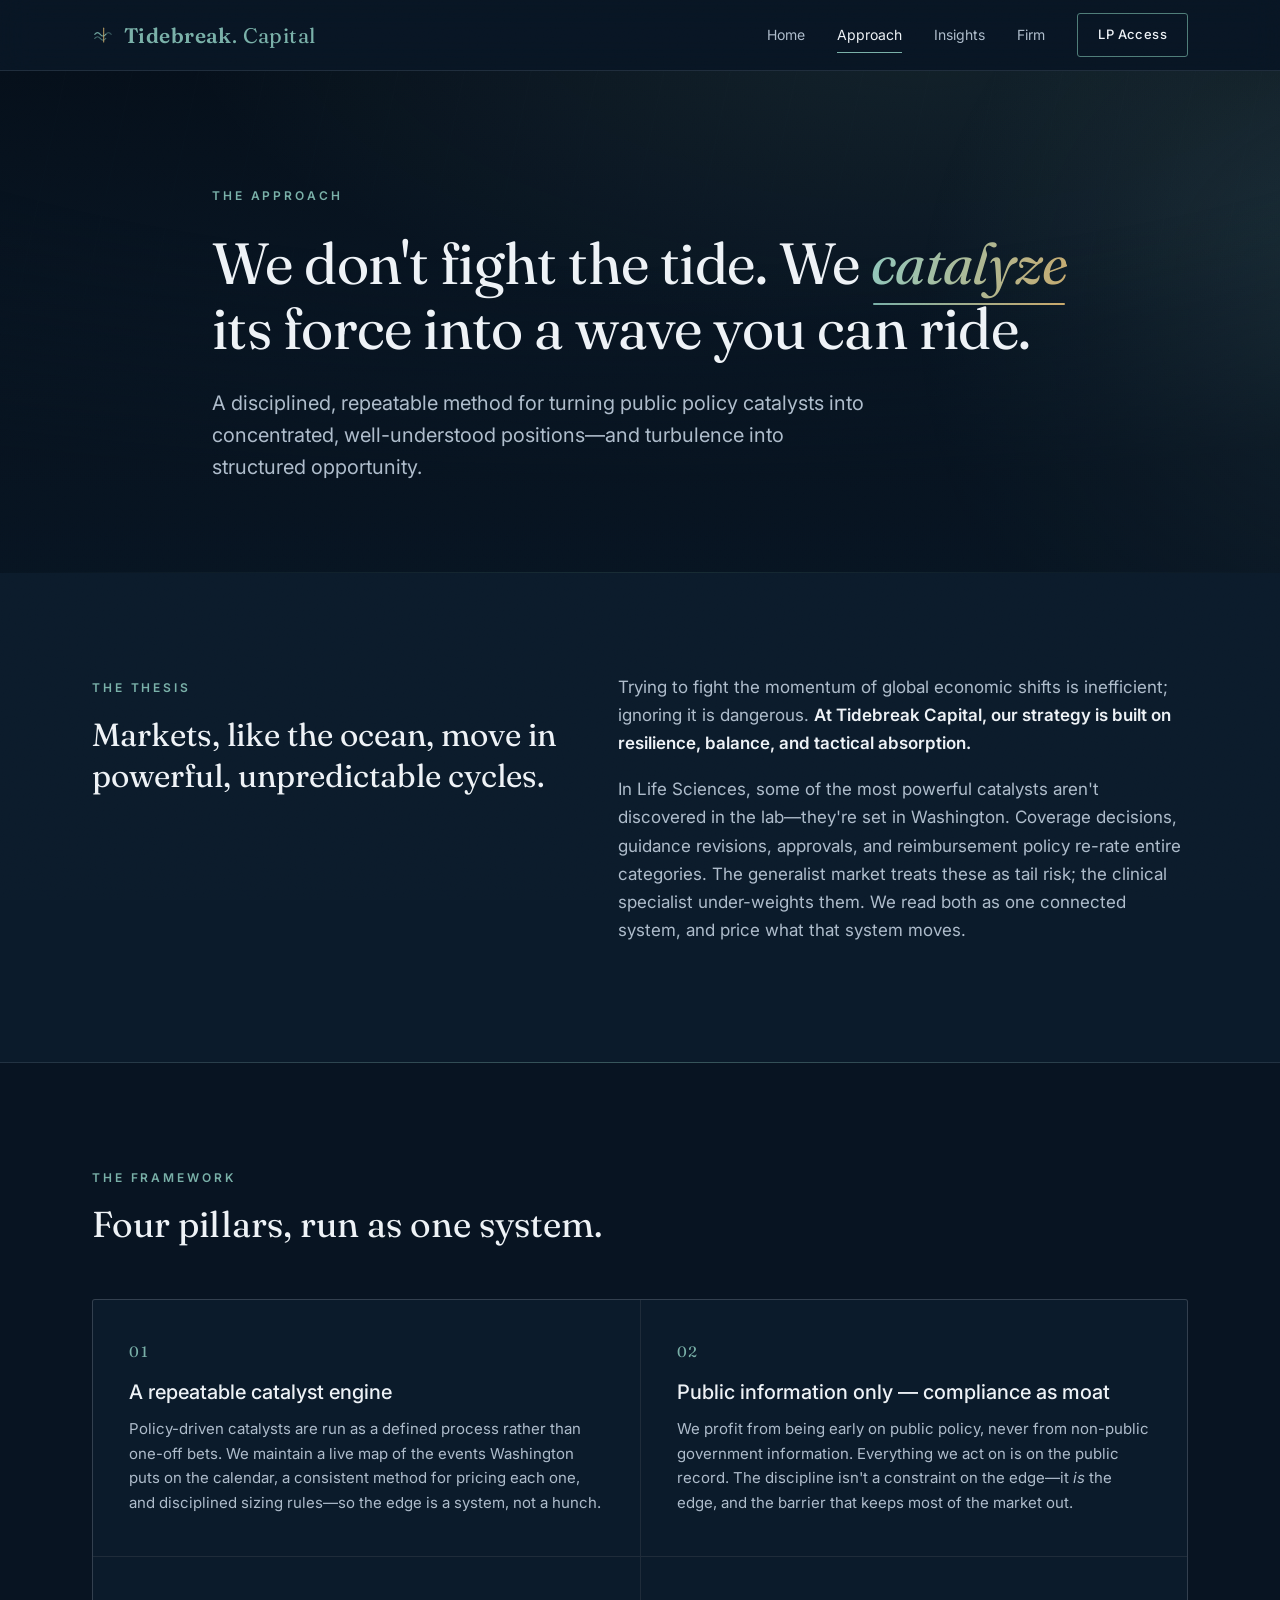
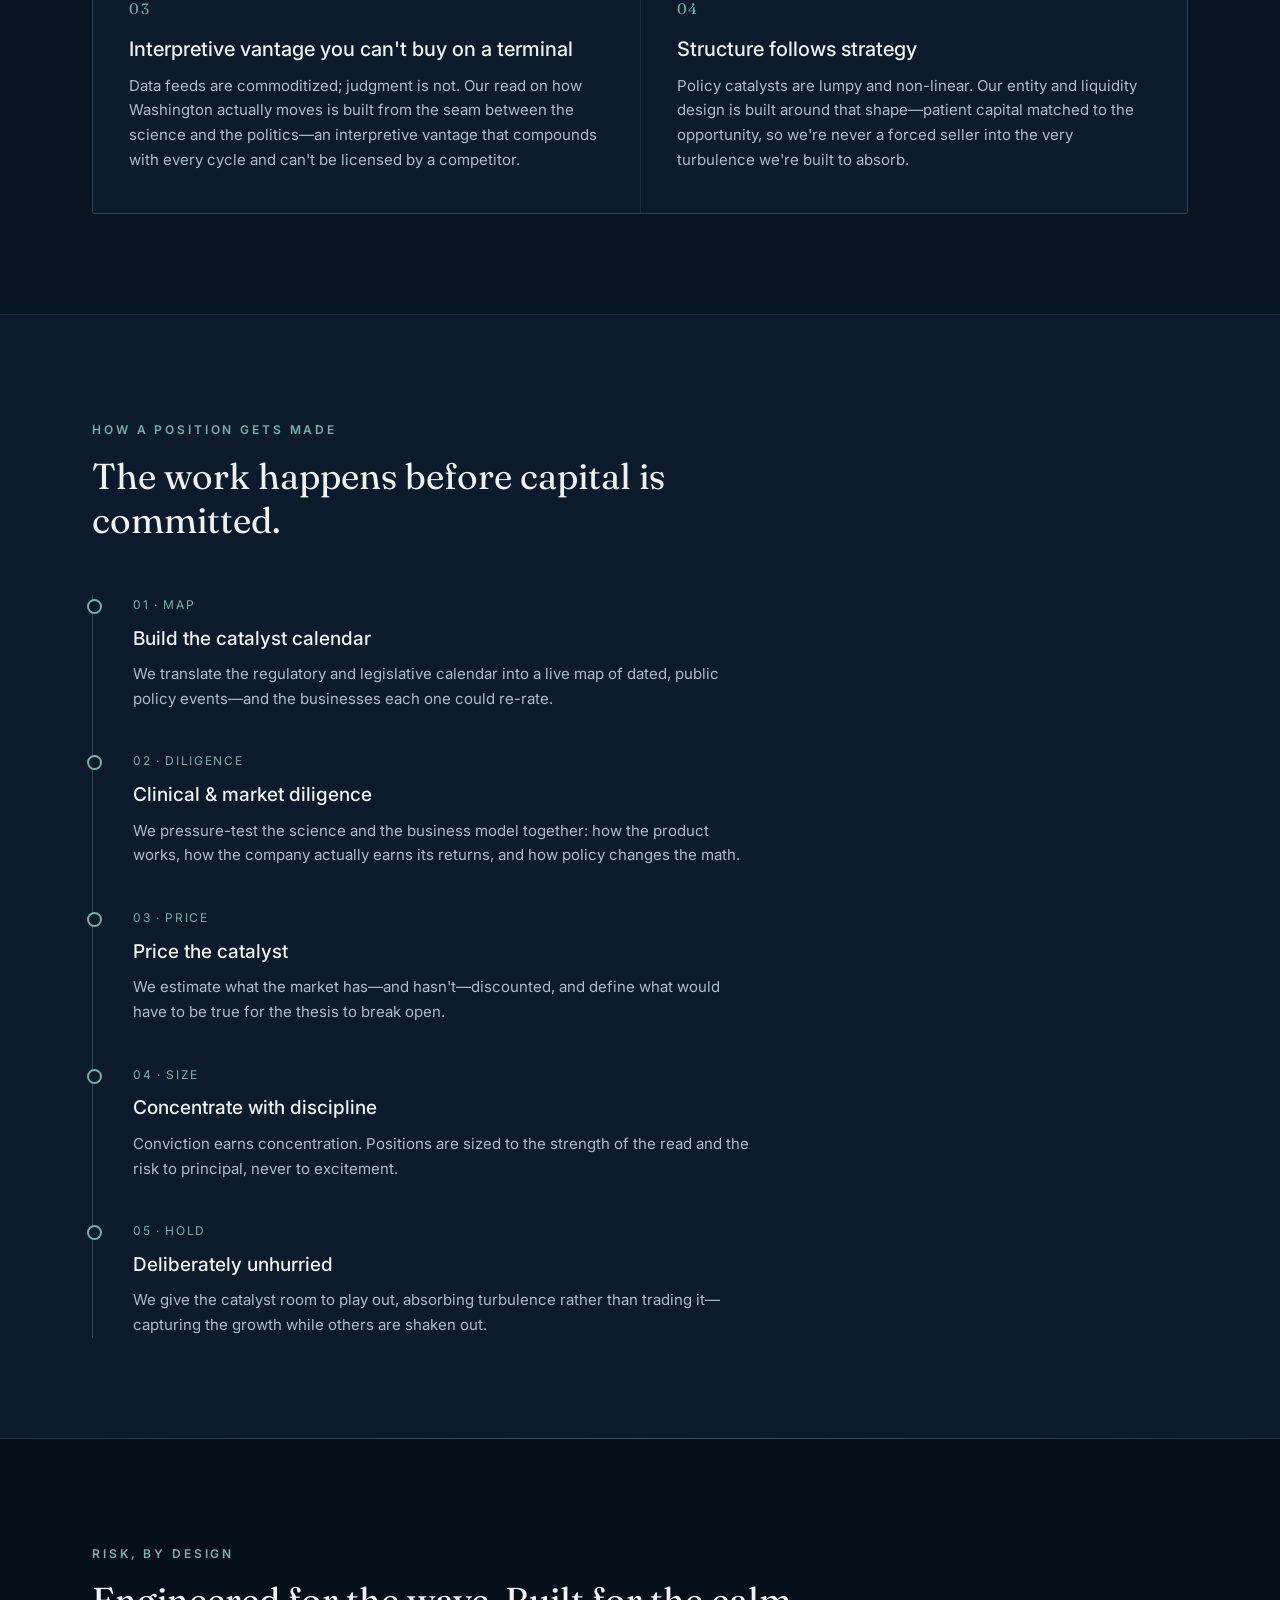
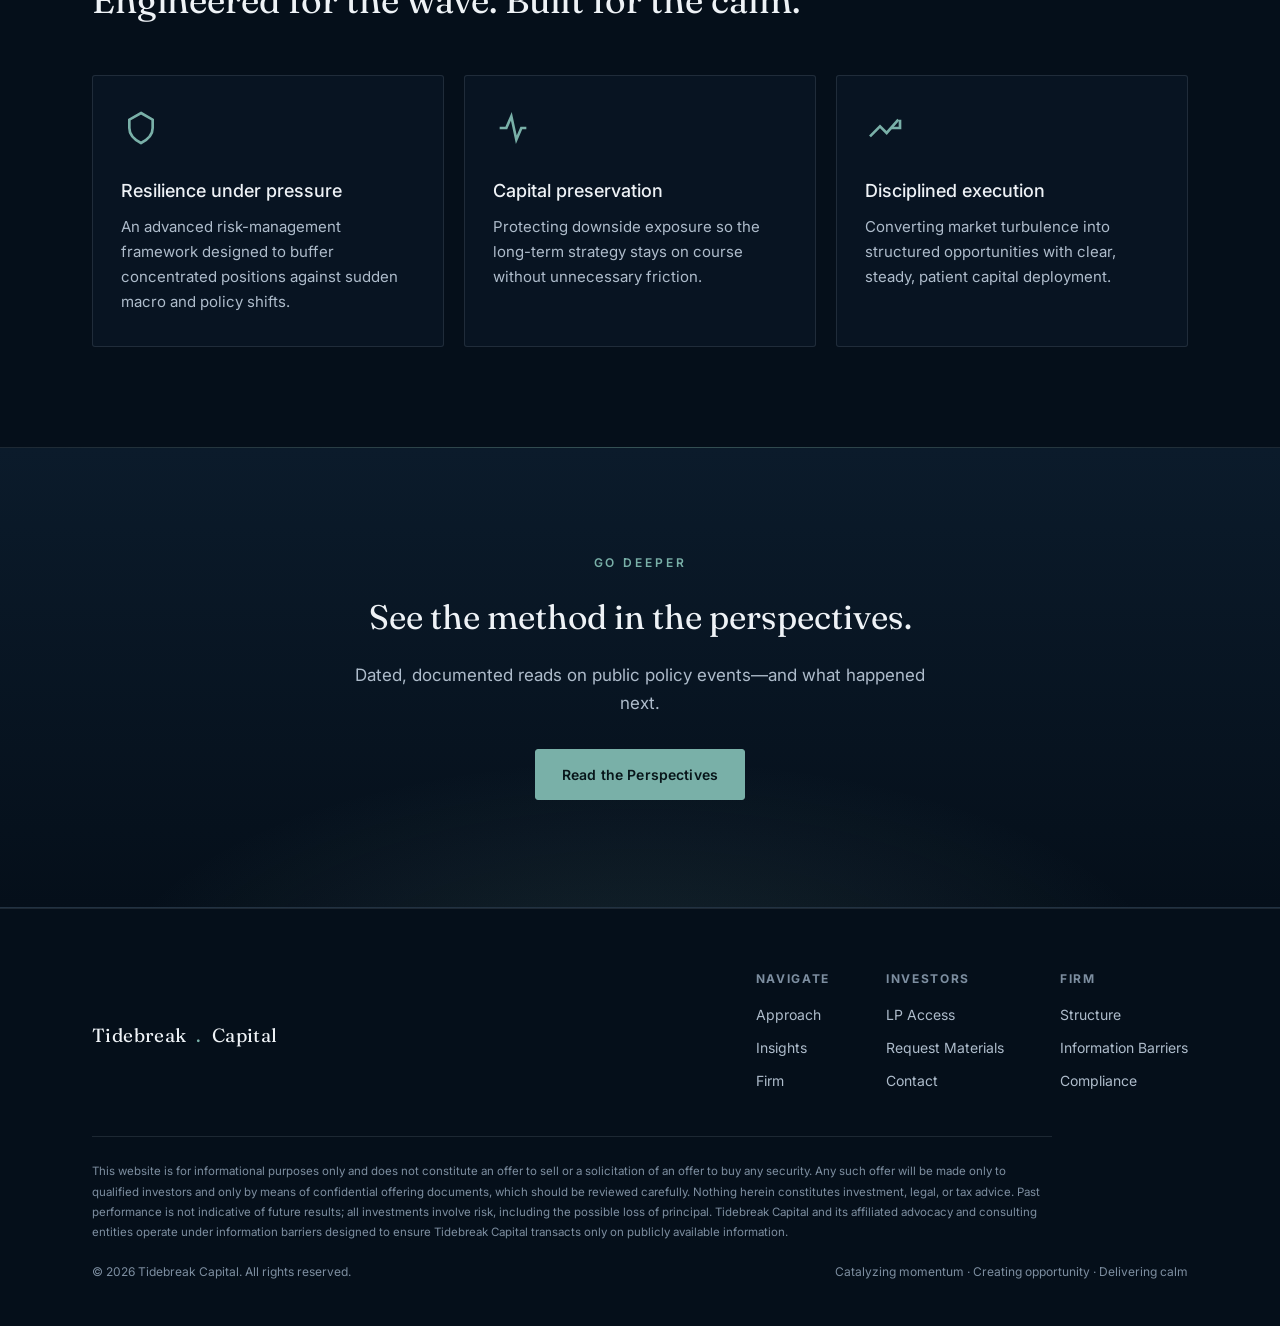
<file: approach.html>
<!DOCTYPE html>
<html lang="en">
<head>
<meta charset="UTF-8">
<meta name="viewport" content="width=device-width, initial-scale=1.0">
<title>Approach — Tidebreak Capital</title>
<meta name="description" content="Four pillars run as one system: a repeatable catalyst engine, public information only, interpretive vantage, and structure that follows strategy.">
<link rel="icon" href="favicon.svg" type="image/svg+xml">
<link rel="preconnect" href="https://fonts.googleapis.com">
<link rel="preconnect" href="https://fonts.gstatic.com" crossorigin>
<link href="https://fonts.googleapis.com/css2?family=Fraunces:ital,opsz,wght@0,9..144,300..600;1,9..144,300..500&family=Inter:wght@300;400;500;600&display=swap" rel="stylesheet">
<link rel="stylesheet" href="styles.css?v=11">
</head>
<body>

<nav class="site">
  <div class="wrap">
    <a class="brand" href="index.html">
      <svg class="mark" viewBox="0 0 64 64" aria-hidden="true">
        <g fill="none" stroke="#79b0a8" stroke-width="3.4" stroke-linecap="round">
          <path d="M8 42 q8 -10 16 0 t16 0" opacity="0.55"/>
          <path d="M8 30 q8 -10 16 0 t16 0" opacity="0.9"/>
          <path d="M40 30 q8 -10 16 0" opacity="0.4"/>
        </g>
        <line x1="34" y1="12" x2="34" y2="52" stroke="#c9a86a" stroke-width="3" stroke-linecap="round" opacity="0.9"/>
      </svg>
      <span><b>Tidebreak</b><span>.</span> Capital</span>
    </a>
    <button class="navtoggle" aria-label="Menu">
      <svg viewBox="0 0 24 24" fill="none" stroke="currentColor" stroke-width="1.8"><path d="M3 6h18M3 12h18M3 18h18"/></svg>
    </button>
    <div class="navlinks">
      <a class="link" href="index.html">Home</a>
      <a class="link active" href="approach.html">Approach</a>
      
      <a class="link" href="insights.html">Insights</a>
      <a class="link" href="firm.html">Firm</a>
      <a class="btn" href="contact.html">LP Access</a>
    </div>
  </div>
</nav>

<header class="hero compact">
  <div class="wrap">
    <span class="eyebrow reveal">The Approach</span>
    <h1 class="serif reveal d1">We don't fight the tide. We <em>catalyze</em> its force into a wave you can ride.</h1>
    <p class="sub reveal d2">A disciplined, repeatable method for turning public policy catalysts into concentrated, well-understood positions—and turbulence into structured opportunity.</p>
  </div>
  <div class="horizon"></div>
</header>

<!-- THESIS -->
<section>
  <div class="wrap">
    <div class="split">
      <div class="reveal">
        <span class="eyebrow">The Thesis</span>
        <p class="kicker serif">Markets, like the ocean, move in powerful, unpredictable cycles.</p>
      </div>
      <div class="prose reveal d1">
        <p>Trying to fight the momentum of global economic shifts is inefficient; ignoring it is dangerous. <strong>At Tidebreak Capital, our strategy is built on resilience, balance, and tactical absorption.</strong></p>
        <p>In Life Sciences, some of the most powerful catalysts aren't discovered in the lab—they're set in Washington. Coverage decisions, guidance revisions, approvals, and reimbursement policy re-rate entire categories. The generalist market treats these as tail risk; the clinical specialist under-weights them. We read both as one connected system, and price what that system moves.</p>
      </div>
    </div>
  </div>
</section>

<!-- FOUR PILLARS DETAIL -->
<section class="bg-deep">
  <div class="wrap">
    <div class="section-head reveal">
      <span class="eyebrow">The Framework</span>
      <h2 class="serif">Four pillars, run as one system.</h2>
    </div>
    <div class="pillars">
      <div class="pillar reveal">
        <div class="num">01</div>
        <h3>A repeatable catalyst engine</h3>
        <p>Policy-driven catalysts are run as a defined process rather than one-off bets. We maintain a live map of the events Washington puts on the calendar, a consistent method for pricing each one, and disciplined sizing rules—so the edge is a system, not a hunch.</p>
      </div>
      <div class="pillar reveal d1">
        <div class="num">02</div>
        <h3>Public information only — compliance as moat</h3>
        <p>We profit from being early on public policy, never from non-public government information. Everything we act on is on the public record. The discipline isn't a constraint on the edge—it <em>is</em> the edge, and the barrier that keeps most of the market out.</p>
      </div>
      <div class="pillar reveal">
        <div class="num">03</div>
        <h3>Interpretive vantage you can't buy on a terminal</h3>
        <p>Data feeds are commoditized; judgment is not. Our read on how Washington actually moves is built from the seam between the science and the politics—an interpretive vantage that compounds with every cycle and can't be licensed by a competitor.</p>
      </div>
      <div class="pillar reveal d1">
        <div class="num">04</div>
        <h3>Structure follows strategy</h3>
        <p>Policy catalysts are lumpy and non-linear. Our entity and liquidity design is built around that shape—patient capital matched to the opportunity, so we're never a forced seller into the very turbulence we're built to absorb.</p>
      </div>
    </div>
  </div>
</section>

<!-- PROCESS TIMELINE -->
<section>
  <div class="wrap">
    <div class="section-head reveal">
      <span class="eyebrow">How A Position Gets Made</span>
      <h2 class="serif">The work happens before capital is committed.</h2>
    </div>
    <div class="timeline">
      <div class="tstep reveal">
        <div class="ph">01 · Map</div>
        <h3>Build the catalyst calendar</h3>
        <p>We translate the regulatory and legislative calendar into a live map of dated, public policy events—and the businesses each one could re-rate.</p>
      </div>
      <div class="tstep reveal">
        <div class="ph">02 · Diligence</div>
        <h3>Clinical &amp; market diligence</h3>
        <p>We pressure-test the science and the business model together: how the product works, how the company actually earns its returns, and how policy changes the math.</p>
      </div>
      <div class="tstep reveal">
        <div class="ph">03 · Price</div>
        <h3>Price the catalyst</h3>
        <p>We estimate what the market has—and hasn't—discounted, and define what would have to be true for the thesis to break open.</p>
      </div>
      <div class="tstep reveal">
        <div class="ph">04 · Size</div>
        <h3>Concentrate with discipline</h3>
        <p>Conviction earns concentration. Positions are sized to the strength of the read and the risk to principal, never to excitement.</p>
      </div>
      <div class="tstep reveal">
        <div class="ph">05 · Hold</div>
        <h3>Deliberately unhurried</h3>
        <p>We give the catalyst room to play out, absorbing turbulence rather than trading it—capturing the growth while others are shaken out.</p>
      </div>
    </div>
  </div>
</section>

<!-- RISK / ABSORPTION -->
<section class="bg-deepest">
  <div class="wrap">
    <div class="section-head reveal">
      <span class="eyebrow">Risk, By Design</span>
      <h2 class="serif">Engineered for the wave. Built for the calm.</h2>
    </div>
    <div class="fgrid">
      <div class="fcard reveal">
        <svg class="ic" viewBox="0 0 24 24" fill="none" stroke="currentColor" stroke-width="1.6"><path d="M12 3l7 4v5c0 4-3 7-7 9-4-2-7-5-7-9V7z"/></svg>
        <h3>Resilience under pressure</h3>
        <p>An advanced risk-management framework designed to buffer concentrated positions against sudden macro and policy shifts.</p>
      </div>
      <div class="fcard reveal d1">
        <svg class="ic" viewBox="0 0 24 24" fill="none" stroke="currentColor" stroke-width="1.6"><path d="M4 12h4l3-7 3 14 3-7h3"/></svg>
        <h3>Capital preservation</h3>
        <p>Protecting downside exposure so the long-term strategy stays on course without unnecessary friction.</p>
      </div>
      <div class="fcard reveal d2">
        <svg class="ic" viewBox="0 0 24 24" fill="none" stroke="currentColor" stroke-width="1.6"><path d="M3 17l6-6 4 4 7-8"/><path d="M21 7v5h-5"/></svg>
        <h3>Disciplined execution</h3>
        <p>Converting market turbulence into structured opportunities with clear, steady, patient capital deployment.</p>
      </div>
    </div>
  </div>
</section>

<section class="band">
  <div class="wrap">
    <span class="eyebrow reveal">Go Deeper</span>
    <h2 class="serif reveal d1" style="margin-top:14px;">See the method in the perspectives.</h2>
    <p class="reveal d2">Dated, documented reads on public policy events—and what happened next.</p>
    <div class="reveal d2"><a href="insights.html" class="btn-solid">Read the Perspectives</a></div>
  </div>
</section>

<footer class="site">
  <div class="wrap">
    <div class="top">
      <a class="brand serif" href="index.html">Tidebreak<span style="color:var(--accent)">.</span> Capital</a>
      <div class="fcols">
        <div class="fcol"><h5>Navigate</h5><a href="approach.html">Approach</a><a href="insights.html">Insights</a><a href="firm.html">Firm</a></div>
        <div class="fcol"><h5>Investors</h5><a href="contact.html">LP Access</a><a href="contact.html">Request Materials</a><a href="contact.html">Contact</a></div>
        <div class="fcol"><h5>Firm</h5><a href="firm.html">Structure</a><a href="firm.html">Information Barriers</a><a href="insights.html">Compliance</a></div>
      </div>
    </div>
    <p class="disclosure">
      This website is for informational purposes only and does not constitute an offer to sell or a solicitation of an offer to buy any security. Any such offer will be made only to qualified investors and only by means of confidential offering documents, which should be reviewed carefully. Nothing herein constitutes investment, legal, or tax advice. Past performance is not indicative of future results; all investments involve risk, including the possible loss of principal. Tidebreak Capital and its affiliated advocacy and consulting entities operate under information barriers designed to ensure Tidebreak Capital transacts only on publicly available information.
    </p>
    <div class="legalrow">
      <span>© <span id="yr">2026</span> Tidebreak Capital. All rights reserved.</span>
      <span>Catalyzing momentum · Creating opportunity · Delivering calm</span>
    </div>
  </div>
</footer>

<script src="site.js?v=11"></script>
</body>
</html>
</file>
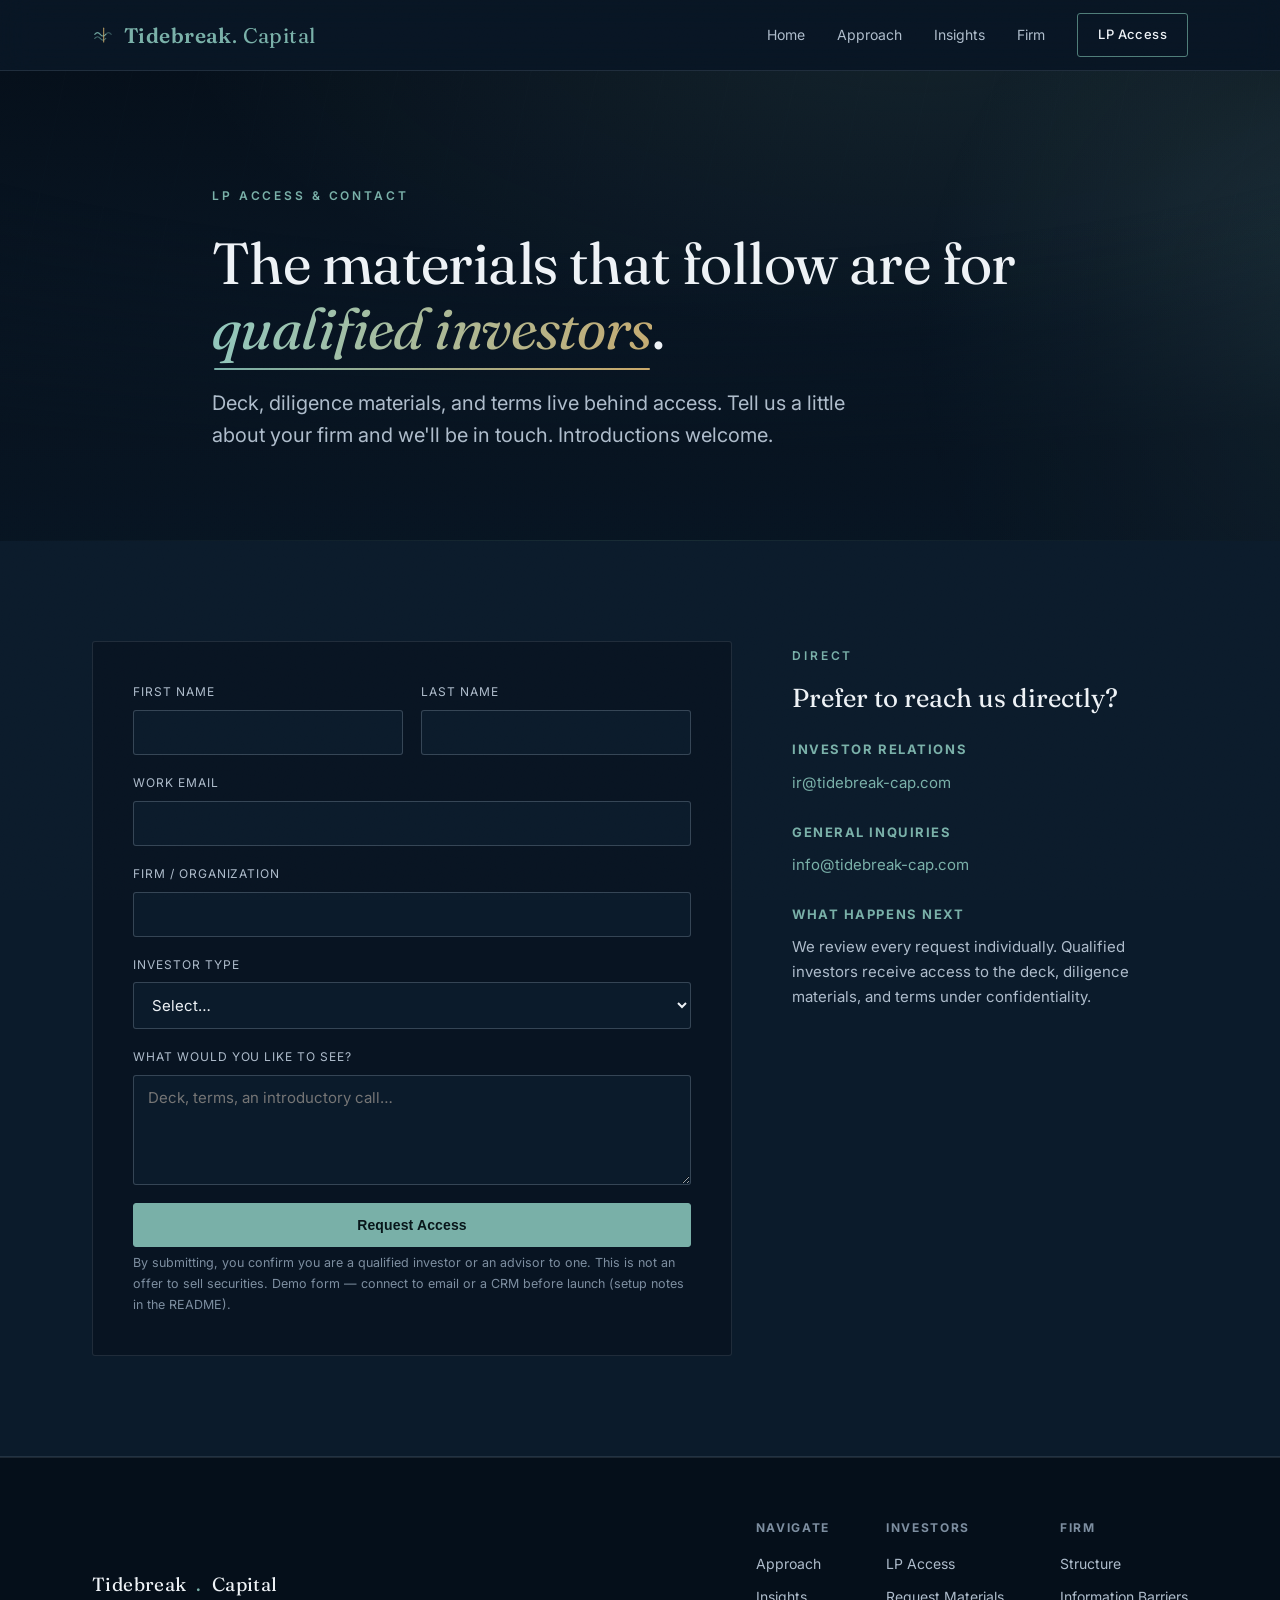
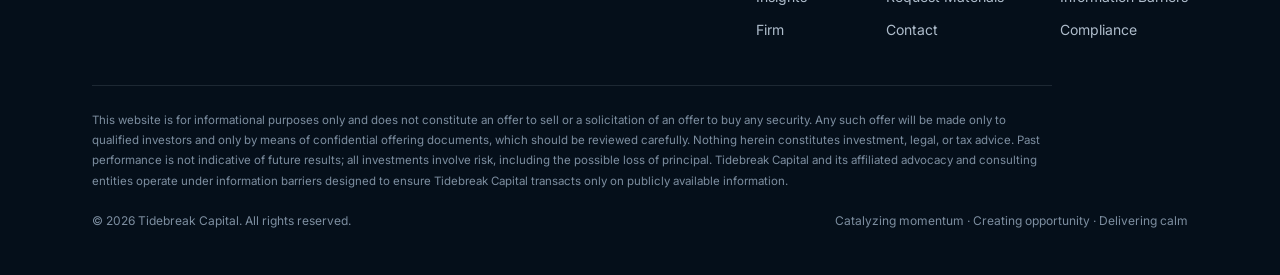
<file: contact.html>
<!DOCTYPE html>
<html lang="en">
<head>
<meta charset="UTF-8">
<meta name="viewport" content="width=device-width, initial-scale=1.0">
<title>LP Access &amp; Contact — Tidebreak Capital</title>
<meta name="description" content="Request LP access to Tidebreak Capital. Materials are for qualified investors only.">
<link rel="icon" href="favicon.svg" type="image/svg+xml">
<link rel="preconnect" href="https://fonts.googleapis.com">
<link rel="preconnect" href="https://fonts.gstatic.com" crossorigin>
<link href="https://fonts.googleapis.com/css2?family=Fraunces:ital,opsz,wght@0,9..144,300..600;1,9..144,300..500&family=Inter:wght@300;400;500;600&display=swap" rel="stylesheet">
<link rel="stylesheet" href="styles.css?v=11">
</head>
<body>

<nav class="site">
  <div class="wrap">
    <a class="brand" href="index.html">
      <svg class="mark" viewBox="0 0 64 64" aria-hidden="true">
        <g fill="none" stroke="#79b0a8" stroke-width="3.4" stroke-linecap="round">
          <path d="M8 42 q8 -10 16 0 t16 0" opacity="0.55"/>
          <path d="M8 30 q8 -10 16 0 t16 0" opacity="0.9"/>
          <path d="M40 30 q8 -10 16 0" opacity="0.4"/>
        </g>
        <line x1="34" y1="12" x2="34" y2="52" stroke="#c9a86a" stroke-width="3" stroke-linecap="round" opacity="0.9"/>
      </svg>
      <span><b>Tidebreak</b><span>.</span> Capital</span>
    </a>
    <button class="navtoggle" aria-label="Menu">
      <svg viewBox="0 0 24 24" fill="none" stroke="currentColor" stroke-width="1.8"><path d="M3 6h18M3 12h18M3 18h18"/></svg>
    </button>
    <div class="navlinks">
      <a class="link" href="index.html">Home</a>
      <a class="link" href="approach.html">Approach</a>
      
      <a class="link" href="insights.html">Insights</a>
      <a class="link" href="firm.html">Firm</a>
      <a class="btn" href="contact.html">LP Access</a>
    </div>
  </div>
</nav>

<header class="hero compact">
  <div class="wrap">
    <span class="eyebrow reveal">LP Access &amp; Contact</span>
    <h1 class="serif reveal d1">The materials that follow are for <em>qualified investors</em>.</h1>
    <p class="sub reveal d2">Deck, diligence materials, and terms live behind access. Tell us a little about your firm and we'll be in touch. Introductions welcome.</p>
  </div>
  <div class="horizon"></div>
</header>

<section>
  <div class="wrap">
    <div class="split" style="grid-template-columns:1.05fr .95fr;">
      <div class="reveal">
        <div class="formcard">
          <form id="lpform" novalidate>
            <div class="formrow">
              <div class="field">
                <label for="fname">First name</label>
                <input id="fname" name="fname" type="text" required autocomplete="given-name">
              </div>
              <div class="field">
                <label for="lname">Last name</label>
                <input id="lname" name="lname" type="text" required autocomplete="family-name">
              </div>
            </div>
            <div class="field">
              <label for="email">Work email</label>
              <input id="email" name="email" type="email" required autocomplete="email">
            </div>
            <div class="field">
              <label for="firm">Firm / organization</label>
              <input id="firm" name="firm" type="text" autocomplete="organization">
            </div>
            <div class="field">
              <label for="type">Investor type</label>
              <select id="type" name="type">
                <option value="">Select…</option>
                <option>Family office</option>
                <option>Institutional / endowment</option>
                <option>Fund of funds</option>
                <option>Qualified individual</option>
                <option>Advisor / consultant</option>
                <option>Other</option>
              </select>
            </div>
            <div class="field">
              <label for="msg">What would you like to see?</label>
              <textarea id="msg" name="msg" placeholder="Deck, terms, an introductory call…"></textarea>
            </div>
            <button type="submit" class="btn-solid" style="width:100%;">Request Access</button>
            <p class="formnote">By submitting, you confirm you are a qualified investor or an advisor to one. This is not an offer to sell securities. <span class="faint">Demo form — connect to email or a CRM before launch (setup notes in the README).</span></p>
          </form>
          <div id="formok" style="display:none;text-align:center;padding:20px 6px;">
            <svg viewBox="0 0 24 24" fill="none" stroke="#79b0a8" stroke-width="1.6" style="width:52px;height:52px;margin:0 auto 16px;"><circle cx="12" cy="12" r="10"/><path d="M8 12l3 3 5-6"/></svg>
            <h3 class="serif" style="font-size:24px;font-weight:400;margin-bottom:10px;">Request received.</h3>
            <p class="muted">Thank you. A member of the team will follow up at the email you provided.</p>
          </div>
        </div>
      </div>
      <div class="reveal d1">
        <span class="eyebrow">Direct</span>
        <p class="kicker serif" style="font-size:26px;margin:14px 0 24px;">Prefer to reach us directly?</p>
        <div class="kv" style="grid-template-columns:1fr;gap:26px;margin-top:0;">
          <div class="item"><h4>Investor Relations</h4><p><a href="mailto:ir@tidebreak-cap.com" class="hl">ir@tidebreak-cap.com</a></p></div>
          <div class="item"><h4>General Inquiries</h4><p><a href="mailto:info@tidebreak-cap.com" class="hl">info@tidebreak-cap.com</a></p></div>
          <div class="item"><h4>What Happens Next</h4><p>We review every request individually. Qualified investors receive access to the deck, diligence materials, and terms under confidentiality.</p></div>
        </div>
      </div>
    </div>
  </div>
</section>

<footer class="site">
  <div class="wrap">
    <div class="top">
      <a class="brand serif" href="index.html">Tidebreak<span style="color:var(--accent)">.</span> Capital</a>
      <div class="fcols">
        <div class="fcol"><h5>Navigate</h5><a href="approach.html">Approach</a><a href="insights.html">Insights</a><a href="firm.html">Firm</a></div>
        <div class="fcol"><h5>Investors</h5><a href="contact.html">LP Access</a><a href="contact.html">Request Materials</a><a href="contact.html">Contact</a></div>
        <div class="fcol"><h5>Firm</h5><a href="firm.html">Structure</a><a href="firm.html">Information Barriers</a><a href="insights.html">Compliance</a></div>
      </div>
    </div>
    <p class="disclosure">
      This website is for informational purposes only and does not constitute an offer to sell or a solicitation of an offer to buy any security. Any such offer will be made only to qualified investors and only by means of confidential offering documents, which should be reviewed carefully. Nothing herein constitutes investment, legal, or tax advice. Past performance is not indicative of future results; all investments involve risk, including the possible loss of principal. Tidebreak Capital and its affiliated advocacy and consulting entities operate under information barriers designed to ensure Tidebreak Capital transacts only on publicly available information.
    </p>
    <div class="legalrow">
      <span>© <span id="yr">2026</span> Tidebreak Capital. All rights reserved.</span>
      <span>Catalyzing momentum · Creating opportunity · Delivering calm</span>
    </div>
  </div>
</footer>

<script src="site.js?v=11"></script>
</body>
</html>
</file>
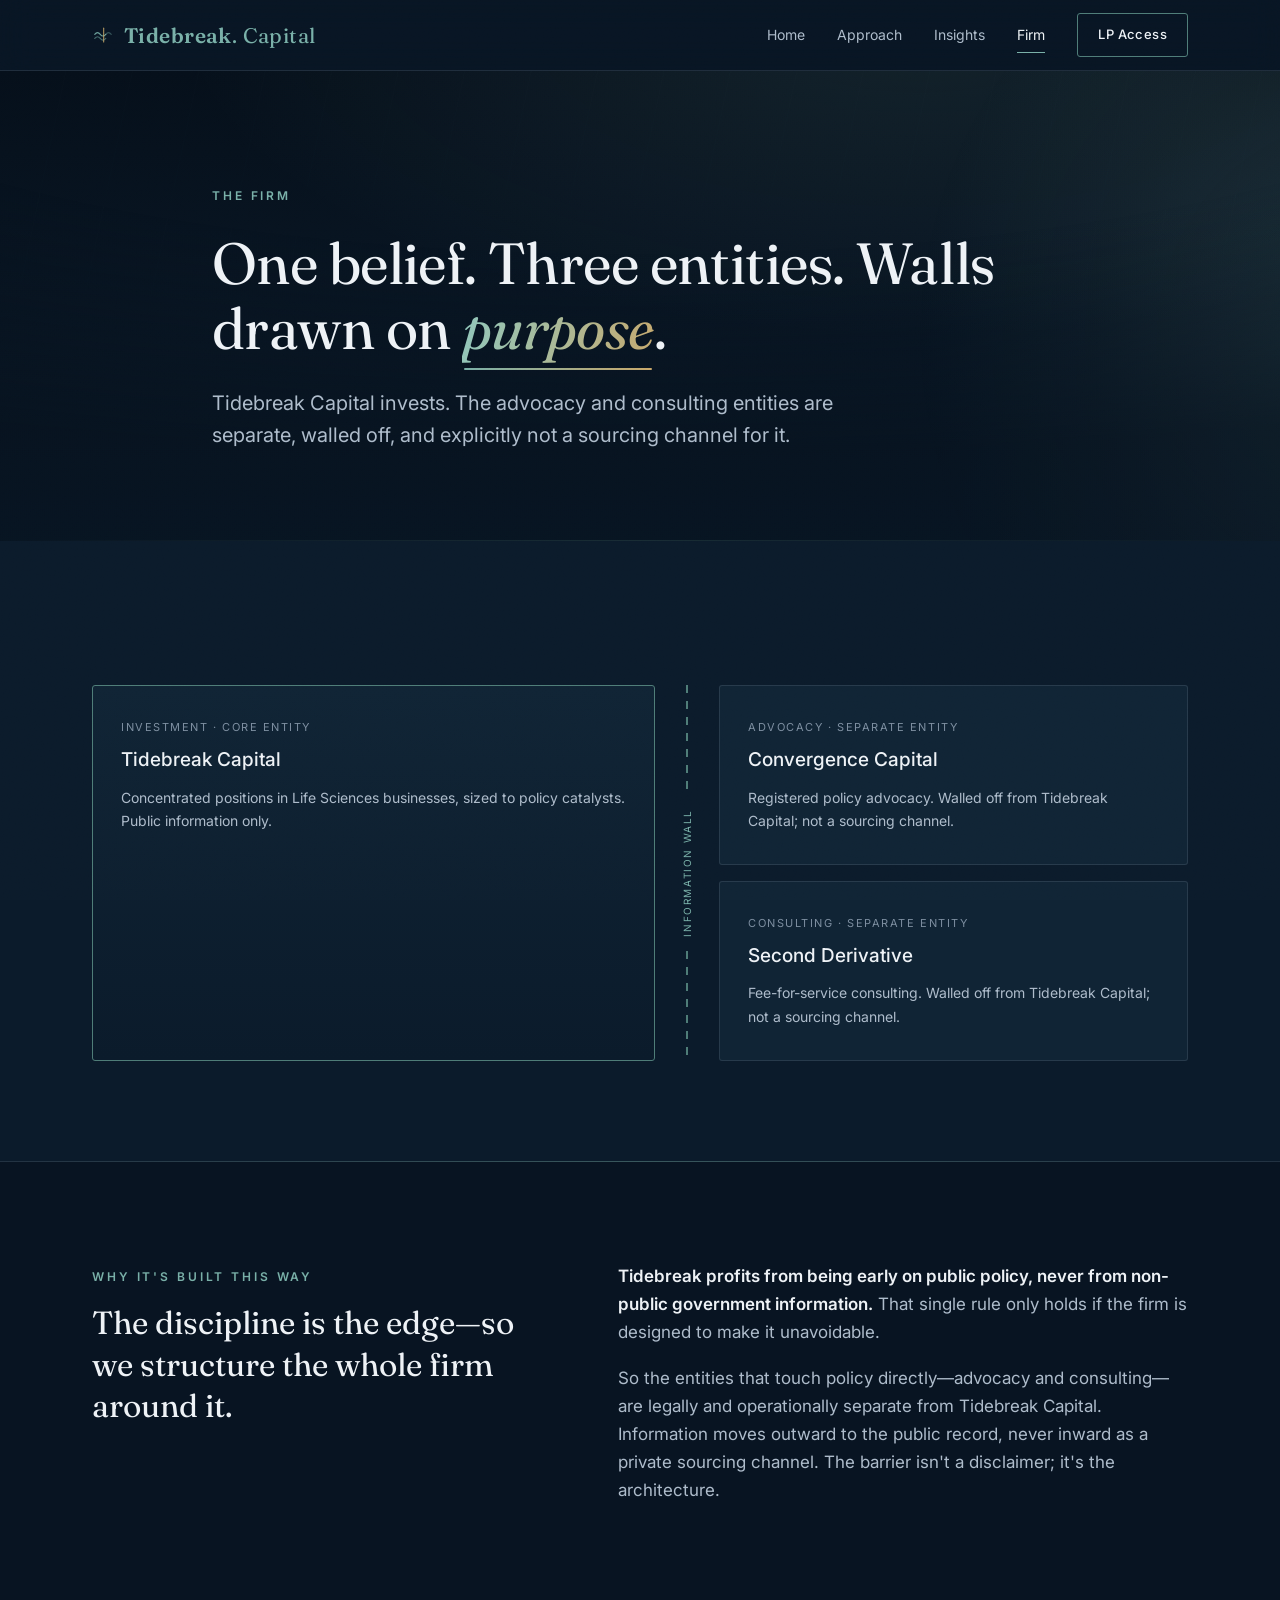
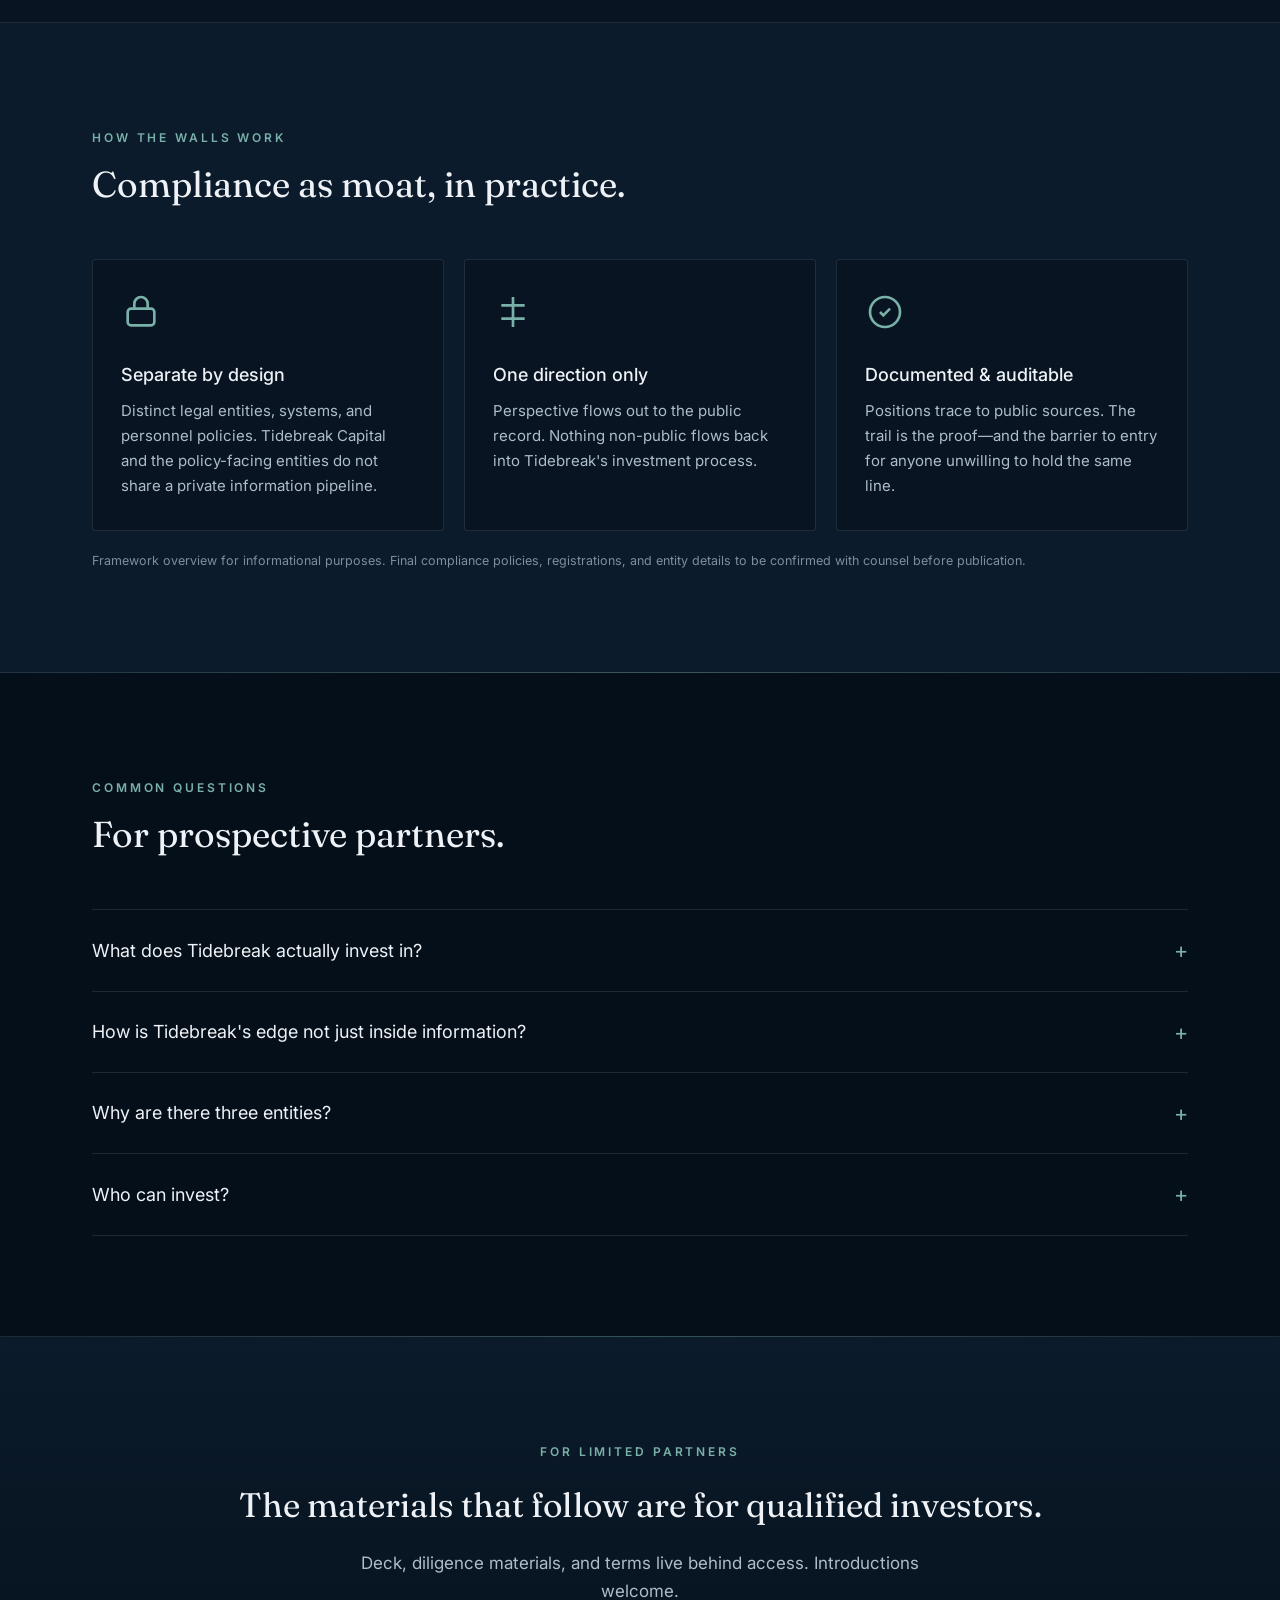
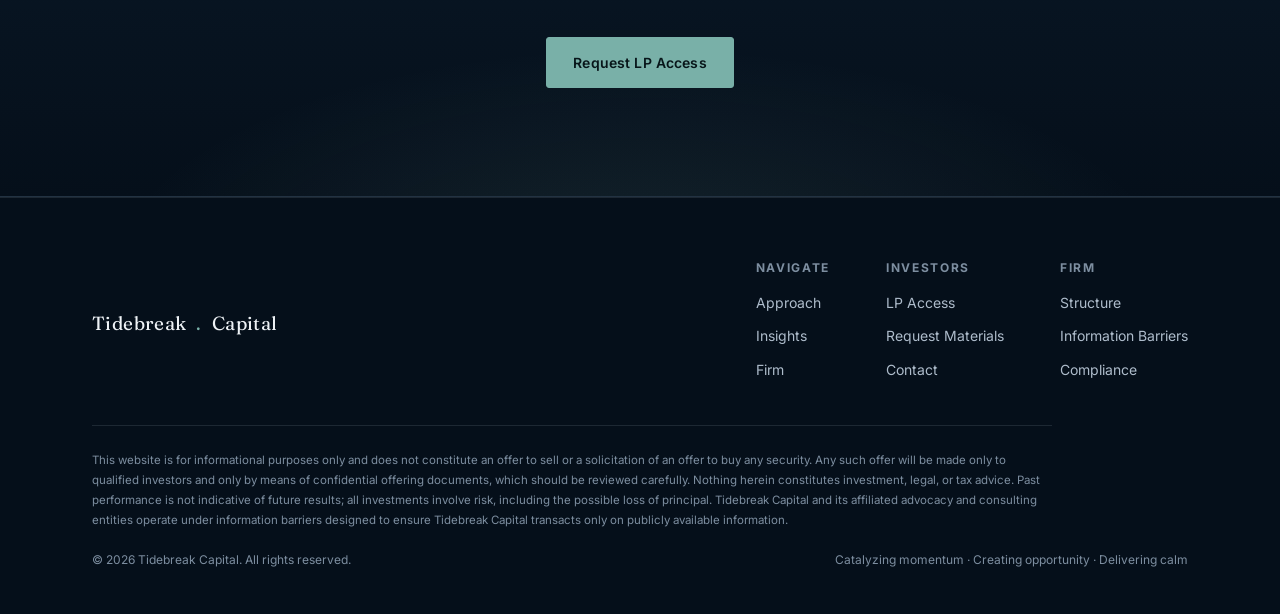
<file: firm.html>
<!DOCTYPE html>
<html lang="en">
<head>
<meta charset="UTF-8">
<meta name="viewport" content="width=device-width, initial-scale=1.0">
<title>The Firm — Tidebreak Capital</title>
<meta name="description" content="One belief, three entities, walls drawn on purpose. How Tidebreak Capital's information barriers work.">
<link rel="icon" href="favicon.svg" type="image/svg+xml">
<link rel="preconnect" href="https://fonts.googleapis.com">
<link rel="preconnect" href="https://fonts.gstatic.com" crossorigin>
<link href="https://fonts.googleapis.com/css2?family=Fraunces:ital,opsz,wght@0,9..144,300..600;1,9..144,300..500&family=Inter:wght@300;400;500;600&display=swap" rel="stylesheet">
<link rel="stylesheet" href="styles.css?v=11">
</head>
<body>

<nav class="site">
  <div class="wrap">
    <a class="brand" href="index.html">
      <svg class="mark" viewBox="0 0 64 64" aria-hidden="true">
        <g fill="none" stroke="#79b0a8" stroke-width="3.4" stroke-linecap="round">
          <path d="M8 42 q8 -10 16 0 t16 0" opacity="0.55"/>
          <path d="M8 30 q8 -10 16 0 t16 0" opacity="0.9"/>
          <path d="M40 30 q8 -10 16 0" opacity="0.4"/>
        </g>
        <line x1="34" y1="12" x2="34" y2="52" stroke="#c9a86a" stroke-width="3" stroke-linecap="round" opacity="0.9"/>
      </svg>
      <span><b>Tidebreak</b><span>.</span> Capital</span>
    </a>
    <button class="navtoggle" aria-label="Menu">
      <svg viewBox="0 0 24 24" fill="none" stroke="currentColor" stroke-width="1.8"><path d="M3 6h18M3 12h18M3 18h18"/></svg>
    </button>
    <div class="navlinks">
      <a class="link" href="index.html">Home</a>
      <a class="link" href="approach.html">Approach</a>
      
      <a class="link" href="insights.html">Insights</a>
      <a class="link active" href="firm.html">Firm</a>
      <a class="btn" href="contact.html">LP Access</a>
    </div>
  </div>
</nav>

<header class="hero compact">
  <div class="wrap">
    <span class="eyebrow reveal">The Firm</span>
    <h1 class="serif reveal d1">One belief. Three entities. Walls drawn on <em>purpose</em>.</h1>
    <p class="sub reveal d2">Tidebreak Capital invests. The advocacy and consulting entities are separate, walled off, and explicitly not a sourcing channel for it.</p>
  </div>
  <div class="horizon"></div>
</header>

<section>
  <div class="wrap">
    <div class="entities reveal">
      <div class="ent fund">
        <div class="tag">Investment · core entity</div>
        <h4>Tidebreak Capital</h4>
        <p>Concentrated positions in Life Sciences businesses, sized to policy catalysts. Public information only.</p>
      </div>
      <div class="wall">
        <div class="bar"></div>
        <div class="lbl">Information Wall</div>
        <div class="bar"></div>
      </div>
      <div class="sidecol">
        <div class="ent">
          <div class="tag">Advocacy · separate entity</div>
          <h4>Convergence Capital</h4>
          <p>Registered policy advocacy. Walled off from Tidebreak Capital; not a sourcing channel.</p>
        </div>
        <div class="ent">
          <div class="tag">Consulting · separate entity</div>
          <h4>Second Derivative</h4>
          <p>Fee-for-service consulting. Walled off from Tidebreak Capital; not a sourcing channel.</p>
        </div>
      </div>
    </div>
  </div>
</section>

<section class="bg-deep">
  <div class="wrap">
    <div class="split">
      <div class="reveal">
        <span class="eyebrow">Why It's Built This Way</span>
        <p class="kicker serif">The discipline is the edge—so we structure the whole firm around it.</p>
      </div>
      <div class="prose reveal d1">
        <p><strong>Tidebreak profits from being early on public policy, never from non-public government information.</strong> That single rule only holds if the firm is designed to make it unavoidable.</p>
        <p>So the entities that touch policy directly—advocacy and consulting—are legally and operationally separate from Tidebreak Capital. Information moves outward to the public record, never inward as a private sourcing channel. The barrier isn't a disclaimer; it's the architecture.</p>
      </div>
    </div>
  </div>
</section>

<section>
  <div class="wrap">
    <div class="section-head reveal">
      <span class="eyebrow">How The Walls Work</span>
      <h2 class="serif">Compliance as moat, in practice.</h2>
    </div>
    <div class="fgrid">
      <div class="fcard reveal">
        <svg class="ic" viewBox="0 0 24 24" fill="none" stroke="currentColor" stroke-width="1.6"><rect x="4" y="10" width="16" height="10" rx="2"/><path d="M8 10V7a4 4 0 0 1 8 0v3"/></svg>
        <h3>Separate by design</h3>
        <p>Distinct legal entities, systems, and personnel policies. Tidebreak Capital and the policy-facing entities do not share a private information pipeline.</p>
      </div>
      <div class="fcard reveal d1">
        <svg class="ic" viewBox="0 0 24 24" fill="none" stroke="currentColor" stroke-width="1.6"><path d="M12 3v18"/><path d="M5 8h14"/><path d="M5 16h14"/></svg>
        <h3>One direction only</h3>
        <p>Perspective flows out to the public record. Nothing non-public flows back into Tidebreak's investment process.</p>
      </div>
      <div class="fcard reveal d2">
        <svg class="ic" viewBox="0 0 24 24" fill="none" stroke="currentColor" stroke-width="1.6"><path d="M9 12l2 2 4-4"/><circle cx="12" cy="12" r="9"/></svg>
        <h3>Documented &amp; auditable</h3>
        <p>Positions trace to public sources. The trail is the proof—and the barrier to entry for anyone unwilling to hold the same line.</p>
      </div>
    </div>
    <p class="formnote" style="margin-top:20px;">Framework overview for informational purposes. Final compliance policies, registrations, and entity details to be confirmed with counsel before publication.</p>
  </div>
</section>

<section class="bg-deepest">
  <div class="wrap">
    <div class="section-head reveal">
      <span class="eyebrow">Common Questions</span>
      <h2 class="serif">For prospective partners.</h2>
    </div>
    <div class="faq reveal d1">
      <details>
        <summary>What does Tidebreak actually invest in? <span class="pm">+</span></summary>
        <div class="ans">Concentrated positions in Life Sciences businesses, sized to public policy catalysts we believe the broader market has mispriced. Tidebreak Capital acts on publicly available information only.</div>
      </details>
      <details>
        <summary>How is Tidebreak's edge not just inside information? <span class="pm">+</span></summary>
        <div class="ans">The opposite. Our edge is being early and correct on <em>public</em> policy—reading the seam between the science and the politics better than a generalist or a pure clinical specialist. Information barriers exist specifically so Tidebreak never relies on non-public government information.</div>
      </details>
      <details>
        <summary>Why are there three entities? <span class="pm">+</span></summary>
        <div class="ans">Because the discipline only holds if it's built into the architecture. The advocacy and consulting entities are legally and operationally separate from Tidebreak Capital and are not a sourcing channel for it.</div>
      </details>
      <details>
        <summary>Who can invest? <span class="pm">+</span></summary>
        <div class="ans">Interests are offered only to qualified investors, and only by means of confidential offering documents. Nothing on this site is an offer to sell or a solicitation to buy.</div>
      </details>
    </div>
  </div>
</section>

<section class="band">
  <div class="wrap">
    <span class="eyebrow reveal">For Limited Partners</span>
    <h2 class="serif reveal d1" style="margin-top:14px;">The materials that follow are for qualified investors.</h2>
    <p class="reveal d2">Deck, diligence materials, and terms live behind access. Introductions welcome.</p>
    <div class="reveal d2"><a href="contact.html" class="btn-solid">Request LP Access</a></div>
  </div>
</section>

<footer class="site">
  <div class="wrap">
    <div class="top">
      <a class="brand serif" href="index.html">Tidebreak<span style="color:var(--accent)">.</span> Capital</a>
      <div class="fcols">
        <div class="fcol"><h5>Navigate</h5><a href="approach.html">Approach</a><a href="insights.html">Insights</a><a href="firm.html">Firm</a></div>
        <div class="fcol"><h5>Investors</h5><a href="contact.html">LP Access</a><a href="contact.html">Request Materials</a><a href="contact.html">Contact</a></div>
        <div class="fcol"><h5>Firm</h5><a href="firm.html">Structure</a><a href="firm.html">Information Barriers</a><a href="insights.html">Compliance</a></div>
      </div>
    </div>
    <p class="disclosure">
      This website is for informational purposes only and does not constitute an offer to sell or a solicitation of an offer to buy any security. Any such offer will be made only to qualified investors and only by means of confidential offering documents, which should be reviewed carefully. Nothing herein constitutes investment, legal, or tax advice. Past performance is not indicative of future results; all investments involve risk, including the possible loss of principal. Tidebreak Capital and its affiliated advocacy and consulting entities operate under information barriers designed to ensure Tidebreak Capital transacts only on publicly available information.
    </p>
    <div class="legalrow">
      <span>© <span id="yr">2026</span> Tidebreak Capital. All rights reserved.</span>
      <span>Catalyzing momentum · Creating opportunity · Delivering calm</span>
    </div>
  </div>
</footer>

<script src="site.js?v=11"></script>
</body>
</html>
</file>
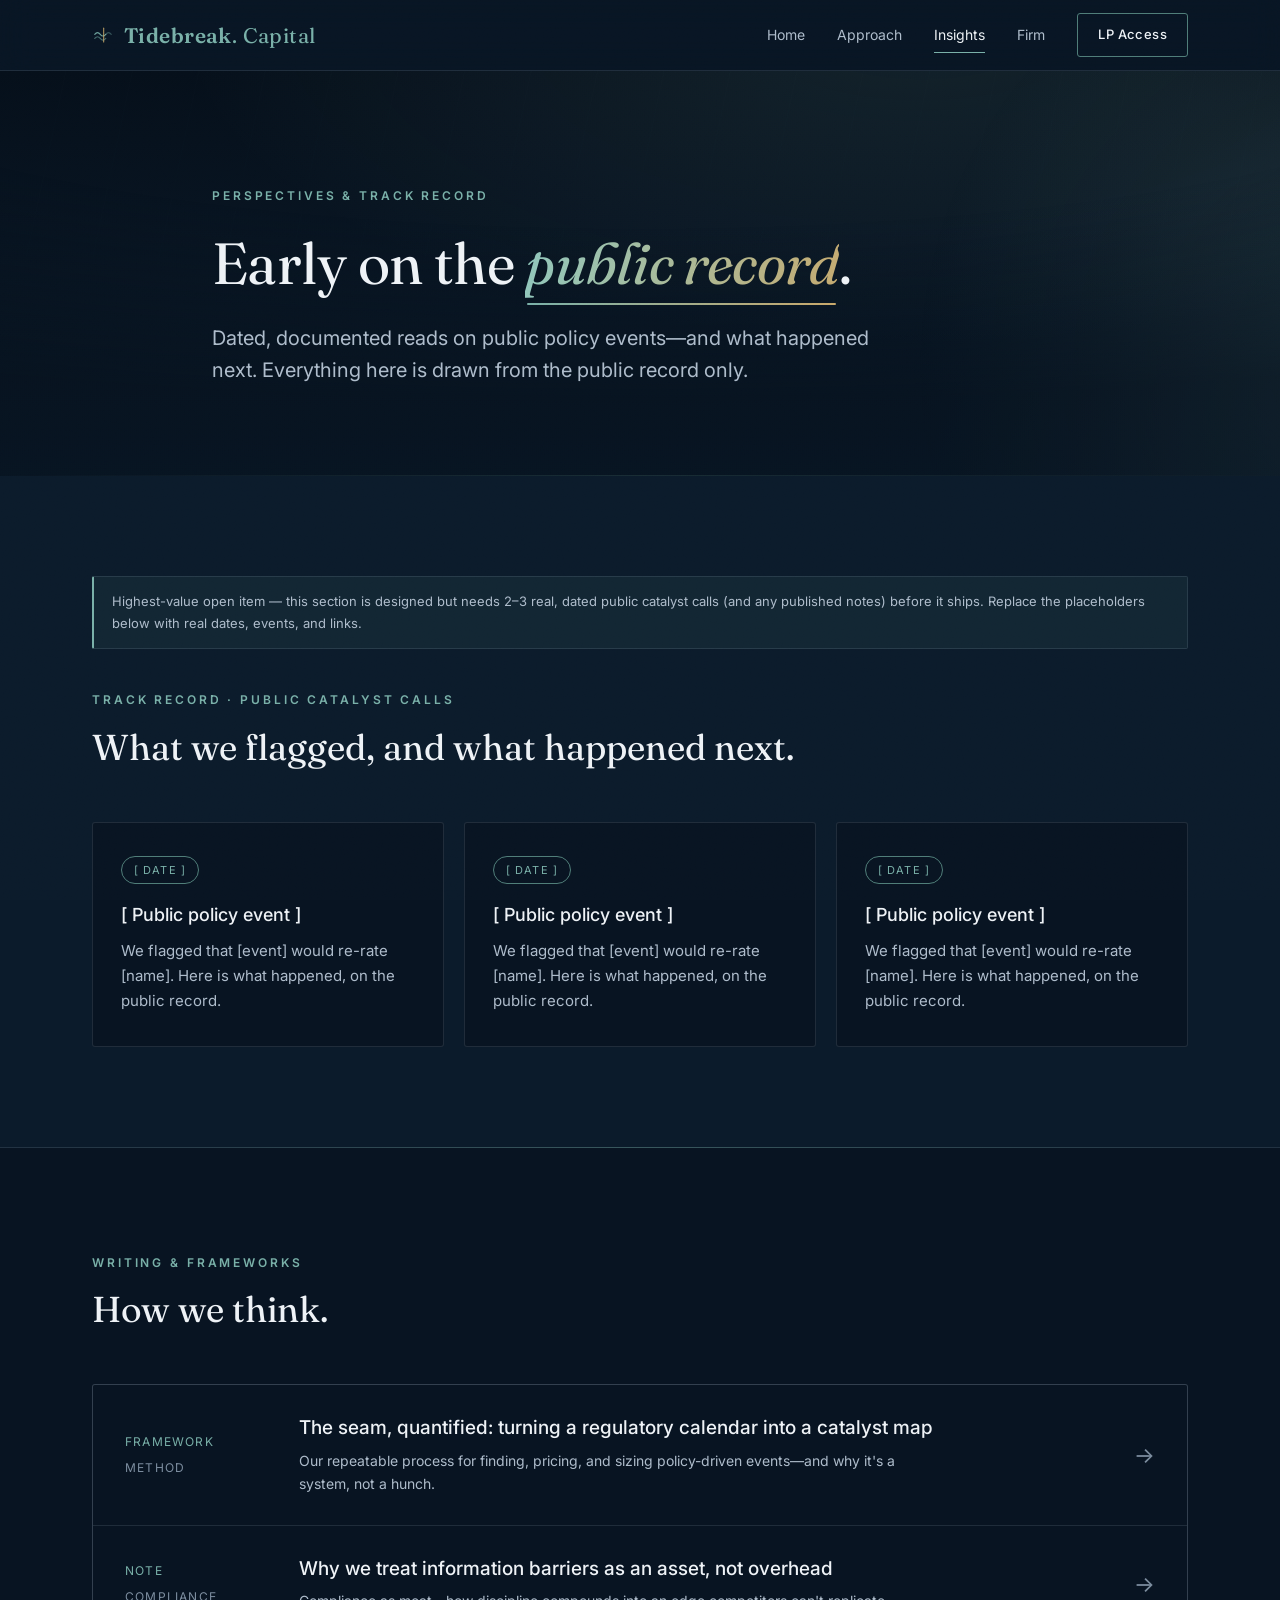
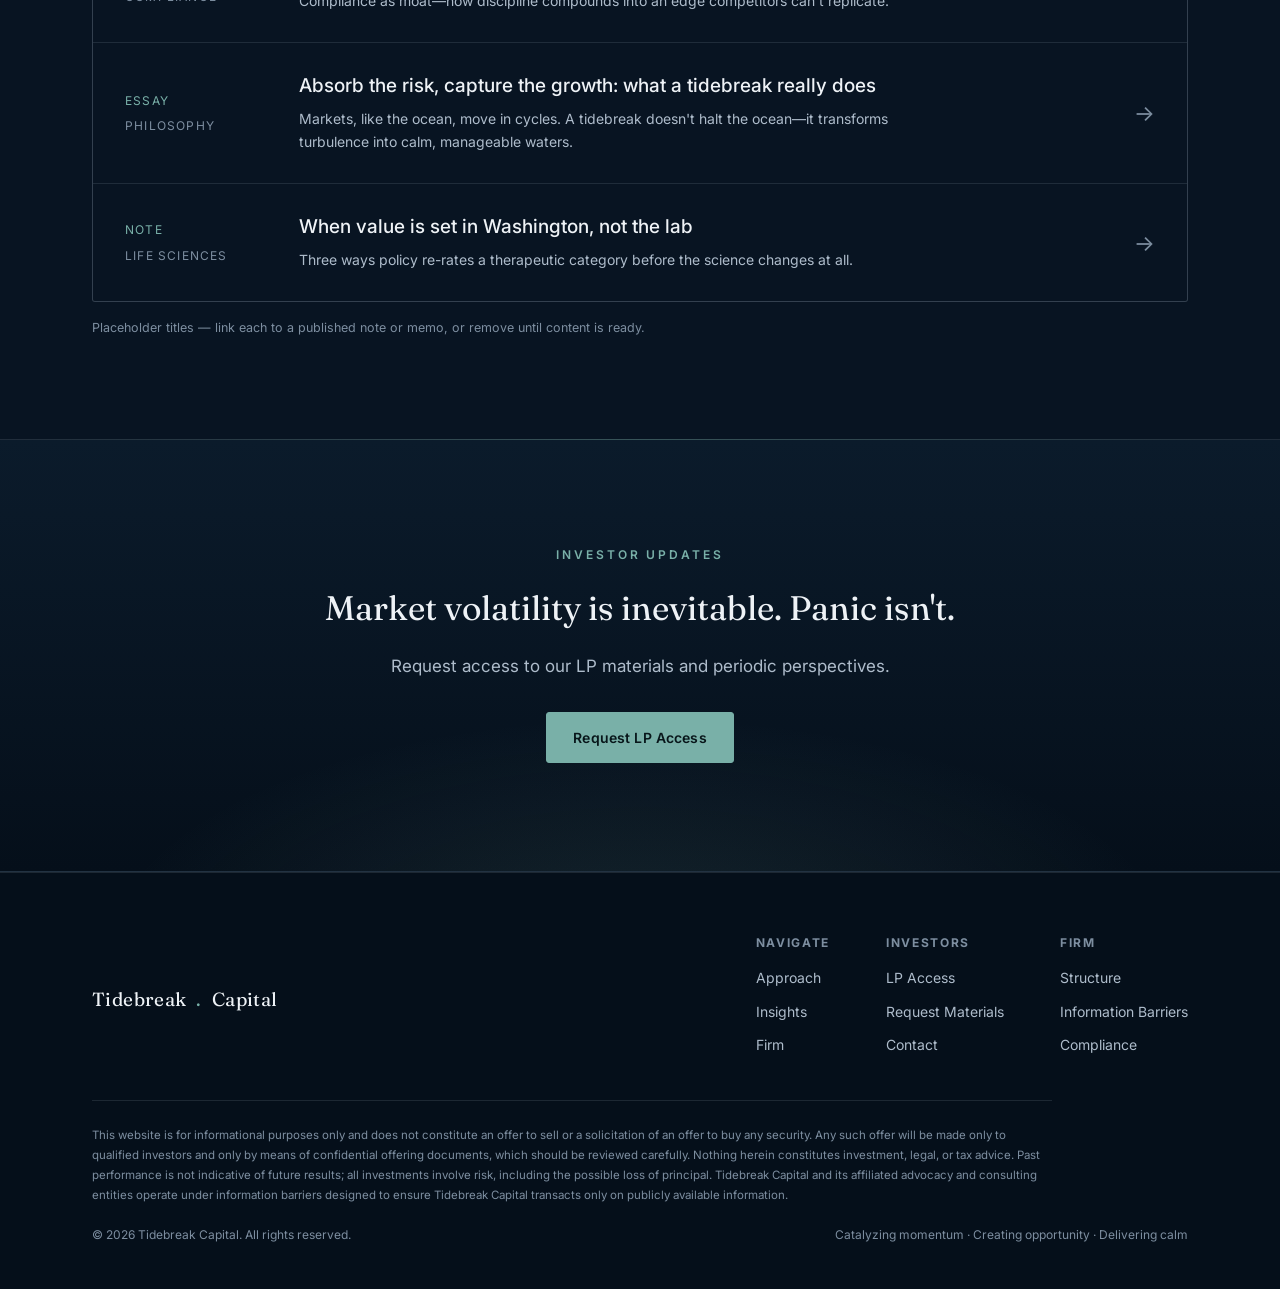
<file: insights.html>
<!DOCTYPE html>
<html lang="en">
<head>
<meta charset="UTF-8">
<meta name="viewport" content="width=device-width, initial-scale=1.0">
<title>Insights — Tidebreak Capital</title>
<meta name="description" content="Perspectives and dated, documented reads on public policy catalysts — public record only.">
<link rel="icon" href="favicon.svg" type="image/svg+xml">
<link rel="preconnect" href="https://fonts.googleapis.com">
<link rel="preconnect" href="https://fonts.gstatic.com" crossorigin>
<link href="https://fonts.googleapis.com/css2?family=Fraunces:ital,opsz,wght@0,9..144,300..600;1,9..144,300..500&family=Inter:wght@300;400;500;600&display=swap" rel="stylesheet">
<link rel="stylesheet" href="styles.css?v=11">
</head>
<body>

<nav class="site">
  <div class="wrap">
    <a class="brand" href="index.html">
      <svg class="mark" viewBox="0 0 64 64" aria-hidden="true">
        <g fill="none" stroke="#79b0a8" stroke-width="3.4" stroke-linecap="round">
          <path d="M8 42 q8 -10 16 0 t16 0" opacity="0.55"/>
          <path d="M8 30 q8 -10 16 0 t16 0" opacity="0.9"/>
          <path d="M40 30 q8 -10 16 0" opacity="0.4"/>
        </g>
        <line x1="34" y1="12" x2="34" y2="52" stroke="#c9a86a" stroke-width="3" stroke-linecap="round" opacity="0.9"/>
      </svg>
      <span><b>Tidebreak</b><span>.</span> Capital</span>
    </a>
    <button class="navtoggle" aria-label="Menu">
      <svg viewBox="0 0 24 24" fill="none" stroke="currentColor" stroke-width="1.8"><path d="M3 6h18M3 12h18M3 18h18"/></svg>
    </button>
    <div class="navlinks">
      <a class="link" href="index.html">Home</a>
      <a class="link" href="approach.html">Approach</a>
      
      <a class="link active" href="insights.html">Insights</a>
      <a class="link" href="firm.html">Firm</a>
      <a class="btn" href="contact.html">LP Access</a>
    </div>
  </div>
</nav>

<header class="hero compact">
  <div class="wrap">
    <span class="eyebrow reveal">Perspectives &amp; Track Record</span>
    <h1 class="serif reveal d1">Early on the <em>public record</em>.</h1>
    <p class="sub reveal d2">Dated, documented reads on public policy events—and what happened next. Everything here is drawn from the public record only.</p>
  </div>
  <div class="horizon"></div>
</header>

<section>
  <div class="wrap">
    <div class="note" style="background:rgba(121,176,168,0.07);border:1px solid var(--line);border-left:2px solid var(--accent);padding:14px 18px;border-radius:2px;font-size:13px;color:var(--ink-soft);margin-bottom:8px;">
      Highest-value open item — this section is designed but needs 2–3 real, dated public catalyst calls (and any published notes) before it ships. Replace the placeholders below with real dates, events, and links.
    </div>

    <div class="section-head reveal" style="margin-top:36px;">
      <span class="eyebrow">Track Record · Public Catalyst Calls</span>
      <h2 class="serif">What we flagged, and what happened next.</h2>
    </div>
    <div class="fgrid">
      <div class="fcard reveal">
        <span class="tagpill">[ Date ]</span>
        <h3 style="margin-top:16px;">[ Public policy event ]</h3>
        <p>We flagged that [event] would re-rate [name]. Here is what happened, on the public record.</p>
      </div>
      <div class="fcard reveal d1">
        <span class="tagpill">[ Date ]</span>
        <h3 style="margin-top:16px;">[ Public policy event ]</h3>
        <p>We flagged that [event] would re-rate [name]. Here is what happened, on the public record.</p>
      </div>
      <div class="fcard reveal d2">
        <span class="tagpill">[ Date ]</span>
        <h3 style="margin-top:16px;">[ Public policy event ]</h3>
        <p>We flagged that [event] would re-rate [name]. Here is what happened, on the public record.</p>
      </div>
    </div>
  </div>
</section>

<section class="bg-deep">
  <div class="wrap">
    <div class="section-head reveal">
      <span class="eyebrow">Writing &amp; Frameworks</span>
      <h2 class="serif">How we think.</h2>
    </div>
    <div class="insights reveal d1">
      <a class="insight" href="#">
        <div class="meta">Framework<span class="cat">Method</span></div>
        <div><h3>The seam, quantified: turning a regulatory calendar into a catalyst map</h3><p>Our repeatable process for finding, pricing, and sizing policy-driven events—and why it's a system, not a hunch.</p></div>
        <div class="arrow">→</div>
      </a>
      <a class="insight" href="#">
        <div class="meta">Note<span class="cat">Compliance</span></div>
        <div><h3>Why we treat information barriers as an asset, not overhead</h3><p>Compliance as moat—how discipline compounds into an edge competitors can't replicate.</p></div>
        <div class="arrow">→</div>
      </a>
      <a class="insight" href="#">
        <div class="meta">Essay<span class="cat">Philosophy</span></div>
        <div><h3>Absorb the risk, capture the growth: what a tidebreak really does</h3><p>Markets, like the ocean, move in cycles. A tidebreak doesn't halt the ocean—it transforms turbulence into calm, manageable waters.</p></div>
        <div class="arrow">→</div>
      </a>
      <a class="insight" href="#">
        <div class="meta">Note<span class="cat">Life Sciences</span></div>
        <div><h3>When value is set in Washington, not the lab</h3><p>Three ways policy re-rates a therapeutic category before the science changes at all.</p></div>
        <div class="arrow">→</div>
      </a>
    </div>
    <p class="formnote" style="margin-top:16px;">Placeholder titles — link each to a published note or memo, or remove until content is ready.</p>
  </div>
</section>

<section class="band">
  <div class="wrap">
    <span class="eyebrow reveal">Investor Updates</span>
    <h2 class="serif reveal d1" style="margin-top:14px;">Market volatility is inevitable. Panic isn't.</h2>
    <p class="reveal d2">Request access to our LP materials and periodic perspectives.</p>
    <div class="reveal d2"><a href="contact.html" class="btn-solid">Request LP Access</a></div>
  </div>
</section>

<footer class="site">
  <div class="wrap">
    <div class="top">
      <a class="brand serif" href="index.html">Tidebreak<span style="color:var(--accent)">.</span> Capital</a>
      <div class="fcols">
        <div class="fcol"><h5>Navigate</h5><a href="approach.html">Approach</a><a href="insights.html">Insights</a><a href="firm.html">Firm</a></div>
        <div class="fcol"><h5>Investors</h5><a href="contact.html">LP Access</a><a href="contact.html">Request Materials</a><a href="contact.html">Contact</a></div>
        <div class="fcol"><h5>Firm</h5><a href="firm.html">Structure</a><a href="firm.html">Information Barriers</a><a href="insights.html">Compliance</a></div>
      </div>
    </div>
    <p class="disclosure">
      This website is for informational purposes only and does not constitute an offer to sell or a solicitation of an offer to buy any security. Any such offer will be made only to qualified investors and only by means of confidential offering documents, which should be reviewed carefully. Nothing herein constitutes investment, legal, or tax advice. Past performance is not indicative of future results; all investments involve risk, including the possible loss of principal. Tidebreak Capital and its affiliated advocacy and consulting entities operate under information barriers designed to ensure Tidebreak Capital transacts only on publicly available information.
    </p>
    <div class="legalrow">
      <span>© <span id="yr">2026</span> Tidebreak Capital. All rights reserved.</span>
      <span>Catalyzing momentum · Creating opportunity · Delivering calm</span>
    </div>
  </div>
</footer>

<script src="site.js?v=11"></script>
</body>
</html>
</file>
<file: styles.css>
/* ============================================================
   TIDEBREAK CAPITAL — shared stylesheet
   Palette: deep navy + calm-water teal (from brand reference)
   ============================================================ */

:root{
  --navy-950:#050f1a;
  --navy-900:#081422;
  --navy-800:#0b1b2b;
  --navy-700:#102435;
  --navy-600:#16304a;

  --ink:#eef2f6;
  --ink-soft:#aebccb;
  --ink-faint:#7d8ea0;
  --line:rgba(174,188,203,0.14);
  --line-strong:rgba(174,188,203,0.26);

  --accent:#79b0a8;        /* calm water */
  --accent-bright:#8fc7bd;
  --accent-dim:#4f7d78;
  --accent-deep:#2f5a55;
  --gold:#c9a86a;          /* rare, for emphasis marks */

  --maxw:1160px;
  --radius:3px;
  --ease:cubic-bezier(.22,.61,.36,1);
}

*{box-sizing:border-box;margin:0;padding:0;}
html{scroll-behavior:smooth;-webkit-text-size-adjust:100%;}
body{
  background:var(--navy-800);
  color:var(--ink);
  font-family:"Inter",-apple-system,BlinkMacSystemFont,"Segoe UI",Roboto,Helvetica,Arial,sans-serif;
  line-height:1.65;
  font-size:16px;
  -webkit-font-smoothing:antialiased;
  overflow-x:hidden;
}
img{max-width:100%;display:block;}
a{color:inherit;text-decoration:none;}

.serif{font-family:"Fraunces","Georgia","Times New Roman",serif;font-optical-sizing:auto;}
.wrap{max-width:var(--maxw);margin:0 auto;padding:0 32px;}
.eyebrow{
  font-size:12px;letter-spacing:.24em;text-transform:uppercase;
  color:var(--accent);font-weight:600;display:inline-block;
}
.muted{color:var(--ink-soft);}
.faint{color:var(--ink-faint);}
.hl{color:var(--accent);}
.center{text-align:center;}

/* ---------- reveal on scroll ---------- */
.reveal{opacity:0;transform:translateY(22px);transition:opacity .8s var(--ease),transform .8s var(--ease);}
.reveal.in{opacity:1;transform:none;}
.reveal.d1{transition-delay:.08s;}
.reveal.d2{transition-delay:.16s;}
.reveal.d3{transition-delay:.24s;}
.reveal.d4{transition-delay:.32s;}
@media(prefers-reduced-motion:reduce){
  .reveal{opacity:1;transform:none;transition:none;}
  html{scroll-behavior:auto;}
}

/* ============================ NAV ============================ */
nav.site{
  position:sticky;top:0;z-index:60;
  background:rgba(8,20,34,0.72);backdrop-filter:blur(14px);-webkit-backdrop-filter:blur(14px);
  border-bottom:1px solid var(--line);
}
nav.site .wrap{display:flex;align-items:center;justify-content:space-between;height:70px;}
.brand{font-family:"Fraunces",Georgia,serif;font-size:21px;letter-spacing:.02em;display:flex;align-items:center;gap:10px;}
.brand .mark{width:22px;height:22px;flex:0 0 auto;}
.brand b{font-weight:600;}
.brand span{color:var(--accent);}
.navlinks{display:flex;gap:32px;align-items:center;}
.navlinks a.link{font-size:14px;color:var(--ink-soft);transition:color .2s;position:relative;padding:4px 0;}
.navlinks a.link:hover{color:var(--ink);}
.navlinks a.link.active{color:var(--ink);}
.navlinks a.link.active::after{
  content:"";position:absolute;left:0;right:0;bottom:-2px;height:1px;background:var(--accent);
}
.btn{
  border:1px solid var(--accent-dim);color:var(--ink);
  padding:10px 20px;border-radius:var(--radius);font-size:13px;letter-spacing:.03em;
  transition:background .25s,border-color .25s,transform .25s;font-weight:500;
  display:inline-block;
}
.btn:hover{background:rgba(121,176,168,0.12);border-color:var(--accent);}
.btn-solid{
  background:var(--accent);color:#08161a;border:1px solid var(--accent);
  font-weight:600;padding:13px 26px;border-radius:var(--radius);font-size:14px;
  transition:background .25s,transform .25s,box-shadow .25s;display:inline-block;letter-spacing:.01em;
}
.btn-solid:hover{background:var(--accent-bright);transform:translateY(-1px);box-shadow:0 10px 30px -12px rgba(121,176,168,.6);}
.btn-ghost{
  border:1px solid var(--line-strong);color:var(--ink-soft);padding:13px 26px;
  border-radius:var(--radius);font-size:14px;transition:color .25s,border-color .25s;display:inline-block;
}
.btn-ghost:hover{color:var(--ink);border-color:var(--accent-dim);}

.navtoggle{display:none;background:none;border:0;color:var(--ink);cursor:pointer;padding:6px;}
.navtoggle svg{width:26px;height:26px;}
@media(max-width:860px){
  .navlinks{
    position:fixed;inset:70px 0 auto 0;flex-direction:column;gap:0;align-items:stretch;
    background:rgba(8,20,34,0.98);backdrop-filter:blur(14px);border-bottom:1px solid var(--line);
    transform:translateY(-140%);transition:transform .4s var(--ease);padding:8px 0 18px;
  }
  .navlinks.open{transform:none;}
  .navlinks a.link{padding:15px 32px;border-top:1px solid var(--line);font-size:16px;}
  .navlinks .btn{margin:14px 32px 0;text-align:center;}
  .navtoggle{display:block;}
}

/* ============================ HERO ============================ */
header.hero{
  position:relative;overflow:hidden;
  padding:150px 0 130px;
  background:
    radial-gradient(1200px 520px at 72% -12%, rgba(121,176,168,0.12), transparent 62%),
    linear-gradient(180deg,var(--navy-950),var(--navy-800));
}
header.hero.compact{padding:110px 0 90px;}
.hero .wrap{position:relative;z-index:3;max-width:920px;}
.hero h1{
  font-size:clamp(32px,5.6vw,58px);line-height:1.12;font-weight:400;
  letter-spacing:-.01em;margin:24px 0 26px;
}
.hero h1 em{color:var(--accent);font-style:italic;}
.hero .sub{font-size:clamp(17px,2vw,20px);color:var(--ink-soft);max-width:660px;line-height:1.6;}
.hero .cta-row{margin-top:42px;display:flex;gap:16px;flex-wrap:wrap;}

/* animated wave field in hero */
.wavefield{position:absolute;inset:0;z-index:1;pointer-events:none;opacity:.9;}
.wavefield svg{position:absolute;bottom:-2px;left:0;width:200%;height:auto;}
.wave-a{animation:drift 26s linear infinite;opacity:.35;}
.wave-b{animation:drift 40s linear infinite reverse;opacity:.22;}
.wave-c{animation:drift 60s linear infinite;opacity:.14;}
@keyframes drift{from{transform:translateX(0);}to{transform:translateX(-50%);}}
@media(prefers-reduced-motion:reduce){.wave-a,.wave-b,.wave-c{animation:none;}}
.horizon{position:absolute;left:0;right:0;bottom:0;height:1px;z-index:2;
  background:linear-gradient(90deg,transparent,var(--accent-dim),transparent);opacity:.55;}

/* ============================ SECTIONS ============================ */
section{padding:100px 0;border-bottom:1px solid var(--line);position:relative;}
section.tight{padding:76px 0;}
.section-head{max-width:740px;margin-bottom:52px;}
.section-head h2{font-size:clamp(25px,3.6vw,36px);font-weight:400;line-height:1.22;margin-top:14px;}
.section-head p.dek{margin-top:16px;color:var(--ink-soft);font-size:17px;max-width:640px;}
.lead{font-size:clamp(19px,2.4vw,23px);line-height:1.55;color:var(--ink);max-width:800px;font-weight:300;}
.prose p{color:var(--ink-soft);font-size:17px;margin-bottom:18px;max-width:720px;}
.prose p strong{color:var(--ink);font-weight:600;}

/* pull quote */
.pullquote{border-left:2px solid var(--accent);padding:6px 0 6px 26px;margin:14px 0;}
.pullquote .q{font-family:"Fraunces",Georgia,serif;font-size:clamp(20px,2.6vw,26px);line-height:1.4;font-style:italic;color:var(--ink);}
.pullquote .a{margin-top:12px;font-size:13px;letter-spacing:.1em;text-transform:uppercase;color:var(--ink-faint);}

/* ---------- stat row ---------- */
.stats{display:grid;grid-template-columns:repeat(4,1fr);gap:1px;background:var(--line);
  border:1px solid var(--line);border-radius:var(--radius);overflow:hidden;margin-top:8px;}
.stat{background:var(--navy-900);padding:34px 26px;}
.stat .n{font-family:"Fraunces",Georgia,serif;font-size:clamp(28px,3.6vw,40px);color:var(--accent);line-height:1;}
.stat .l{margin-top:12px;font-size:13px;color:var(--ink-soft);letter-spacing:.02em;}
@media(max-width:860px){.stats{grid-template-columns:1fr 1fr;}}
@media(max-width:480px){.stats{grid-template-columns:1fr;}}

/* ---------- seam strip ---------- */
.seam{display:grid;grid-template-columns:repeat(3,1fr);gap:1px;background:var(--line);
  border:1px solid var(--line);border-radius:var(--radius);overflow:hidden;margin-top:44px;}
.seam > div{background:var(--navy-800);padding:34px 28px;}
.seam .mid{background:var(--navy-700);position:relative;}
.seam .mid::before{content:"";position:absolute;top:0;left:0;right:0;height:2px;background:var(--accent);}
.seam h4{font-size:13px;letter-spacing:.14em;text-transform:uppercase;color:var(--ink-faint);margin-bottom:12px;font-weight:600;}
.seam .mid h4{color:var(--accent);}
.seam p{font-size:15px;color:var(--ink-soft);}
@media(max-width:760px){.seam{grid-template-columns:1fr;}}

/* ---------- pillars ---------- */
.pillars{display:grid;grid-template-columns:1fr 1fr;gap:1px;background:var(--line);
  border:1px solid var(--line);border-radius:var(--radius);overflow:hidden;margin-top:8px;}
.pillar{background:var(--navy-800);padding:40px 36px;position:relative;transition:background .3s;}
.pillar:hover{background:var(--navy-700);}
.pillar .num{font-family:"Fraunces",Georgia,serif;font-size:15px;color:var(--accent);letter-spacing:.1em;}
.pillar h3{font-size:20px;font-weight:500;margin:14px 0 12px;line-height:1.3;}
.pillar p{font-size:15px;color:var(--ink-soft);}
@media(max-width:760px){.pillars{grid-template-columns:1fr;}}

/* ---------- feature grid (3-up cards) ---------- */
.fgrid{display:grid;grid-template-columns:repeat(3,1fr);gap:20px;margin-top:40px;}
.fcard{background:var(--navy-900);border:1px solid var(--line);border-radius:var(--radius);
  padding:32px 28px;transition:border-color .3s,transform .3s;}
.fcard:hover{border-color:var(--accent-dim);transform:translateY(-3px);}
.fcard .ic{width:40px;height:40px;color:var(--accent);margin-bottom:20px;}
.fcard h3{font-size:18px;font-weight:500;margin-bottom:10px;}
.fcard p{font-size:15px;color:var(--ink-soft);}
@media(max-width:860px){.fgrid{grid-template-columns:1fr;}}

/* ---------- philosophy split ---------- */
.split{display:grid;grid-template-columns:0.9fr 1.1fr;gap:60px;align-items:start;}
.split .kicker{font-size:clamp(23px,3vw,32px);font-weight:400;line-height:1.3;margin-top:14px;}
@media(max-width:860px){.split{grid-template-columns:1fr;gap:30px;}}
.bg-deep{background:var(--navy-900);}
.bg-deepest{background:var(--navy-950);}

/* ---------- timeline (approach process) ---------- */
.timeline{margin-top:44px;border-left:1px solid var(--line-strong);padding-left:0;}
.tstep{position:relative;padding:0 0 40px 40px;}
.tstep:last-child{padding-bottom:0;}
.tstep::before{content:"";position:absolute;left:-6px;top:4px;width:11px;height:11px;border-radius:50%;
  background:var(--navy-800);border:2px solid var(--accent);}
.tstep .ph{font-size:12px;letter-spacing:.14em;text-transform:uppercase;color:var(--accent);}
.tstep h3{font-size:19px;font-weight:500;margin:8px 0 8px;}
.tstep p{font-size:15px;color:var(--ink-soft);max-width:620px;}

/* ---------- entities / info wall ---------- */
.entities{display:grid;grid-template-columns:1.2fr auto 1fr;gap:0;align-items:stretch;margin-top:44px;}
.ent{background:var(--navy-700);border:1px solid var(--line);padding:32px 28px;border-radius:var(--radius);}
.ent.fund{border-color:var(--accent-dim);background:linear-gradient(180deg,var(--navy-700),var(--navy-800));}
.ent .tag{font-size:11px;letter-spacing:.14em;text-transform:uppercase;color:var(--ink-faint);}
.ent h4{font-size:19px;font-weight:500;margin:8px 0 10px;}
.ent p{font-size:14px;color:var(--ink-soft);}
.wall{display:flex;flex-direction:column;align-items:center;justify-content:center;padding:0 24px;}
.wall .bar{width:2px;flex:1;background:repeating-linear-gradient(180deg,var(--accent-dim) 0 8px,transparent 8px 16px);}
.wall .lbl{font-size:10px;letter-spacing:.16em;text-transform:uppercase;color:var(--accent);
  writing-mode:vertical-rl;transform:rotate(180deg);margin:14px 0;white-space:nowrap;}
.sidecol{display:flex;flex-direction:column;gap:16px;}
@media(max-width:860px){
  .entities{grid-template-columns:1fr;gap:16px;}
  .wall{flex-direction:row;padding:8px 0;}
  .wall .bar{height:2px;width:100%;background:repeating-linear-gradient(90deg,var(--accent-dim) 0 8px,transparent 8px 16px);}
  .wall .lbl{writing-mode:horizontal-tb;transform:none;margin:0 14px;}
}

/* ---------- team cards ---------- */
.team-grid{display:grid;grid-template-columns:repeat(3,1fr);gap:22px;margin-top:44px;}
.member{background:var(--navy-900);border:1px solid var(--line);border-radius:var(--radius);overflow:hidden;
  transition:border-color .3s,transform .3s;}
.member:hover{border-color:var(--accent-dim);transform:translateY(-3px);}
.member .photo{aspect-ratio:1/1;background:
  radial-gradient(120px 120px at 50% 38%, rgba(121,176,168,0.22), transparent 70%),
  linear-gradient(180deg,var(--navy-700),var(--navy-800));
  display:flex;align-items:center;justify-content:center;border-bottom:1px solid var(--line);}
.member .photo .mono{font-family:"Fraunces",Georgia,serif;font-size:44px;color:var(--accent);letter-spacing:.02em;}
.member .body{padding:24px 24px 28px;}
.member h3{font-size:19px;font-weight:500;}
.member .role{font-size:12px;letter-spacing:.12em;text-transform:uppercase;color:var(--accent);margin:6px 0 14px;}
.member p{font-size:14px;color:var(--ink-soft);}
@media(max-width:860px){.team-grid{grid-template-columns:1fr;}}

/* ---------- insights list ---------- */
.insights{margin-top:44px;display:flex;flex-direction:column;gap:1px;background:var(--line);
  border:1px solid var(--line);border-radius:var(--radius);overflow:hidden;}
.insight{background:var(--navy-900);padding:30px 32px;display:grid;grid-template-columns:150px 1fr auto;
  gap:24px;align-items:center;transition:background .25s;}
.insight:hover{background:var(--navy-700);}
.insight .meta{font-size:12px;letter-spacing:.1em;text-transform:uppercase;color:var(--accent);}
.insight .meta .cat{color:var(--ink-faint);display:block;margin-top:6px;}
.insight h3{font-size:19px;font-weight:500;line-height:1.35;}
.insight p{font-size:14px;color:var(--ink-soft);margin-top:8px;max-width:640px;}
.insight .arrow{color:var(--ink-faint);font-size:22px;transition:color .25s,transform .25s;}
.insight:hover .arrow{color:var(--accent);transform:translateX(4px);}
@media(max-width:760px){
  .insight{grid-template-columns:1fr;gap:10px;}
  .insight .arrow{display:none;}
}

/* ---------- CTA band ---------- */
.band{background:
  radial-gradient(900px 400px at 50% 120%, rgba(121,176,168,0.14), transparent 60%),
  linear-gradient(180deg,var(--navy-800),var(--navy-950));text-align:center;}
.band h2{font-size:clamp(25px,3.6vw,34px);font-weight:400;margin-bottom:16px;}
.band p{color:var(--ink-soft);max-width:580px;margin:0 auto 32px;font-size:17px;}

/* ---------- form ---------- */
.formcard{background:var(--navy-900);border:1px solid var(--line);border-radius:var(--radius);padding:40px;max-width:640px;}
.formrow{display:grid;grid-template-columns:1fr 1fr;gap:18px;}
@media(max-width:620px){.formrow{grid-template-columns:1fr;}}
.field{margin-bottom:18px;display:flex;flex-direction:column;}
.field label{font-size:12px;letter-spacing:.08em;text-transform:uppercase;color:var(--ink-soft);margin-bottom:8px;}
.field input,.field select,.field textarea{
  background:var(--navy-800);border:1px solid var(--line-strong);border-radius:var(--radius);
  color:var(--ink);padding:12px 14px;font-family:inherit;font-size:15px;transition:border-color .2s;
}
.field input:focus,.field select:focus,.field textarea:focus{outline:none;border-color:var(--accent);}
.field textarea{resize:vertical;min-height:110px;}
.formnote{font-size:12.5px;color:var(--ink-faint);margin-top:6px;}

/* ---------- FAQ / disclosure accordion ---------- */
.faq{margin-top:36px;border-top:1px solid var(--line);}
.faq details{border-bottom:1px solid var(--line);}
.faq summary{list-style:none;cursor:pointer;padding:22px 0;font-size:18px;color:var(--ink);
  display:flex;justify-content:space-between;align-items:center;gap:20px;}
.faq summary::-webkit-details-marker{display:none;}
.faq summary .pm{color:var(--accent);font-size:22px;transition:transform .25s;flex:0 0 auto;}
.faq details[open] summary .pm{transform:rotate(45deg);}
.faq .ans{padding:0 0 22px;color:var(--ink-soft);font-size:15px;max-width:760px;}

/* ---------- misc ---------- */
.kv{display:grid;grid-template-columns:repeat(3,1fr);gap:22px;margin-top:40px;}
.kv .item h4{font-size:13px;letter-spacing:.12em;text-transform:uppercase;color:var(--accent);margin-bottom:10px;}
.kv .item p{font-size:15px;color:var(--ink-soft);}
@media(max-width:760px){.kv{grid-template-columns:1fr;}}

.tagpill{display:inline-block;font-size:11px;letter-spacing:.1em;text-transform:uppercase;
  color:var(--accent);border:1px solid var(--accent-dim);border-radius:100px;padding:4px 12px;}

/* ============================ FOOTER ============================ */
footer.site{background:var(--navy-950);padding:60px 0 44px;border-top:1px solid var(--line);}
footer.site .top{display:flex;justify-content:space-between;flex-wrap:wrap;gap:28px;margin-bottom:34px;}
footer.site .brand{font-size:19px;}
footer.site .fcols{display:flex;gap:56px;flex-wrap:wrap;}
footer.site .fcol h5{font-size:12px;letter-spacing:.14em;text-transform:uppercase;color:var(--ink-faint);margin-bottom:14px;}
footer.site .fcol a{display:block;font-size:14px;color:var(--ink-soft);margin-bottom:10px;transition:color .2s;}
footer.site .fcol a:hover{color:var(--accent);}
.disclosure{font-size:11.5px;line-height:1.75;color:var(--ink-faint);border-top:1px solid var(--line);
  padding-top:24px;max-width:960px;}
.legalrow{display:flex;justify-content:space-between;flex-wrap:wrap;gap:12px;margin-top:20px;
  font-size:12px;color:var(--ink-faint);}

/* ============================================================
   VISUAL ENHANCEMENTS  (premium depth, motion & micro-interaction)
   Injected globally via site.js so every page inherits them.
   ============================================================ */

/* ---- scroll progress hairline ---- */
.scrollbar{position:fixed;top:0;left:0;height:2px;width:0;z-index:200;pointer-events:none;
  background:linear-gradient(90deg,var(--accent-deep),var(--accent),var(--gold));
  box-shadow:0 0 12px rgba(121,176,168,.6);transition:width .1s linear;}

/* ---- filmic grain overlay (global, very subtle) ---- */
.grain{position:fixed;inset:0;z-index:150;pointer-events:none;opacity:.05;mix-blend-mode:overlay;
  background-image:url("data:image/svg+xml,%3Csvg xmlns='http://www.w3.org/2000/svg' width='200' height='200'%3E%3Cfilter id='n'%3E%3CfeTurbulence type='fractalNoise' baseFrequency='0.85' numOctaves='2' stitchTiles='stitch'/%3E%3C/filter%3E%3Crect width='100%25' height='100%25' filter='url(%23n)'/%3E%3C/svg%3E");
  background-size:200px 200px;}
@media(prefers-reduced-motion:reduce){.grain{display:none;}}

/* ---- nav condenses & sharpens on scroll ---- */
nav.site{transition:background .35s var(--ease),box-shadow .35s var(--ease),border-color .35s var(--ease);}
nav.site .wrap{transition:height .35s var(--ease);}
nav.site.scrolled{background:rgba(5,13,24,0.9);border-color:var(--line-strong);
  box-shadow:0 16px 44px -26px rgba(0,0,0,.8);}
nav.site.scrolled .wrap{height:58px;}

/* ============================ HERO++ ============================ */
/* soft light-source glow that tracks the cursor */
.hero .glow{position:absolute;z-index:1;pointer-events:none;
  width:960px;height:960px;left:70%;top:-46%;transform:translate3d(var(--gx,0),var(--gy,0),0);
  background:radial-gradient(circle,rgba(143,199,189,.17),rgba(121,176,168,.06) 42%,transparent 68%);
  transition:transform .5s var(--ease);will-change:transform;}
/* faint volumetric light shafts */
.hero .shafts{position:absolute;inset:0;z-index:1;pointer-events:none;opacity:.4;
  background:repeating-linear-gradient(102deg,transparent 0 64px,rgba(143,199,189,.045) 64px 65px);
  -webkit-mask-image:linear-gradient(180deg,rgba(0,0,0,.85),transparent 72%);
  mask-image:linear-gradient(180deg,rgba(0,0,0,.85),transparent 72%);}
/* depth vignette */
.hero::after{content:"";position:absolute;inset:0;z-index:2;pointer-events:none;
  background:radial-gradient(130% 90% at 50% -8%,transparent 52%,rgba(5,15,26,.55));}
/* wavefield gains parallax + a gentle bob */
.wavefield{transition:transform .25s var(--ease);will-change:transform;}
/* hero copy floats up on load with a soft blur clearing */
.hero .wrap .reveal{filter:blur(6px);}
.hero .wrap .reveal.in{filter:blur(0);}

/* animated gradient sheen + drawn underline on the emphasized word */
.hero h1 em{position:relative;font-style:italic;color:var(--accent);
  background:linear-gradient(100deg,var(--accent-bright) 0%,var(--gold) 50%,var(--accent-bright) 100%);
  background-size:220% 100%;-webkit-background-clip:text;background-clip:text;
  -webkit-text-fill-color:transparent;animation:sheen 7s ease-in-out infinite;}
.hero h1 em::after{content:"";position:absolute;left:2px;right:2px;bottom:-6px;height:2px;
  transform:scaleX(0);transform-origin:left;border-radius:2px;
  background:linear-gradient(90deg,var(--accent),var(--gold));
  animation:draw 1.1s var(--ease) forwards;animation-delay:1.1s;}
@keyframes sheen{0%,100%{background-position:0 0;}50%{background-position:100% 0;}}
@keyframes draw{to{transform:scaleX(1);}}
@media(prefers-reduced-motion:reduce){
  .hero h1 em{animation:none;-webkit-text-fill-color:currentColor;color:var(--accent);background:none;}
  .hero h1 em::after{animation:none;transform:scaleX(1);}
  .hero .wrap .reveal{filter:none;}
}

/* ---- cursor spotlight + lift on cards (shared surfaces) ---- */
.stat,.pillar,.fcard,.member,.insight,.ent{position:relative;overflow:hidden;
  transition:transform .35s var(--ease),border-color .35s var(--ease),box-shadow .35s var(--ease),background .3s var(--ease);}
.spot::before{content:"";position:absolute;inset:0;z-index:0;opacity:0;pointer-events:none;
  transition:opacity .4s var(--ease);
  background:radial-gradient(360px circle at var(--mx,50%) var(--my,50%),rgba(121,176,168,.15),transparent 62%);}
.spot:hover::before{opacity:1;}
.stat>*,.pillar>*,.fcard>*,.member>*,.insight>*,.ent>*{position:relative;z-index:1;}
.pillar:hover,.fcard:hover,.member:hover,.insight:hover{
  box-shadow:0 26px 60px -34px rgba(121,176,168,.55);}
.member:hover,.fcard:hover{transform:translateY(-4px);}
/* stat numbers get a faint halo */
.stat .n{text-shadow:0 0 34px rgba(121,176,168,.28);}
.stat:hover{background:var(--navy-800);}

/* ---- buttons: sheen sweep on hover ---- */
.btn-solid{position:relative;overflow:hidden;}
.btn-solid::after{content:"";position:absolute;top:0;left:-120%;width:60%;height:100%;
  background:linear-gradient(100deg,transparent,rgba(255,255,255,.35),transparent);
  transform:skewX(-18deg);transition:left .6s var(--ease);}
.btn-solid:hover::after{left:130%;}

/* ---- section top-edge shimmer on the deep bands ---- */
.bg-deep,.bg-deepest,.band{position:relative;}
.bg-deep::before,.bg-deepest::before,.band::before{content:"";position:absolute;top:-1px;left:0;right:0;height:1px;
  background:linear-gradient(90deg,transparent,var(--accent-dim),transparent);opacity:.5;}

/* ---- richer scroll-reveal: slight scale + blur clearing ---- */
.reveal{transition:opacity .8s var(--ease),transform .8s var(--ease),filter .8s var(--ease);}
@media(prefers-reduced-motion:reduce){.reveal{filter:none;}}

/* ============================================================
   HERO CRASHING-WHITEWATER ANIMATION  (procedural canvas)
   Palette-matched swells + foam/spray, faded low and scrimmed.
   Sits at z-index 0, beneath the SVG waves, vignette & copy.
   Rendered by site.js; degrades to the gradient hero if canvas
   is unavailable or the viewer prefers reduced motion.
   ============================================================ */
.hero.has-waves{background:
  radial-gradient(1200px 520px at 72% -12%, rgba(121,176,168,0.12), transparent 62%),
  linear-gradient(180deg,var(--navy-950),var(--navy-800));}
.herowaves{position:absolute;inset:0;z-index:0;overflow:hidden;}
.herowaves-video{position:absolute;inset:0;width:100%;height:100%;object-fit:cover;display:block;
  opacity:0;transition:opacity 1.4s var(--ease);
  filter:saturate(.5) contrast(1.04) brightness(.6);}
.herowaves.on .herowaves-video{opacity:.72;}
/* recolor the footage toward the brand navy/teal */
.herowaves-tint{position:absolute;inset:0;pointer-events:none;mix-blend-mode:color;opacity:.6;
  background:linear-gradient(150deg, var(--navy-900) 0%, var(--accent-deep) 55%, var(--accent) 100%);}
.herowaves-scrim{position:absolute;inset:0;pointer-events:none;
  background:
    radial-gradient(1100px 480px at 72% -14%, rgba(121,176,168,0.10), transparent 60%),
    linear-gradient(180deg, rgba(5,15,26,.55) 0%, rgba(8,20,34,.40) 45%, rgba(11,27,43,.66) 100%);}
@media (prefers-reduced-motion: reduce){ .herowaves-video{opacity:.5;} }
</file>
